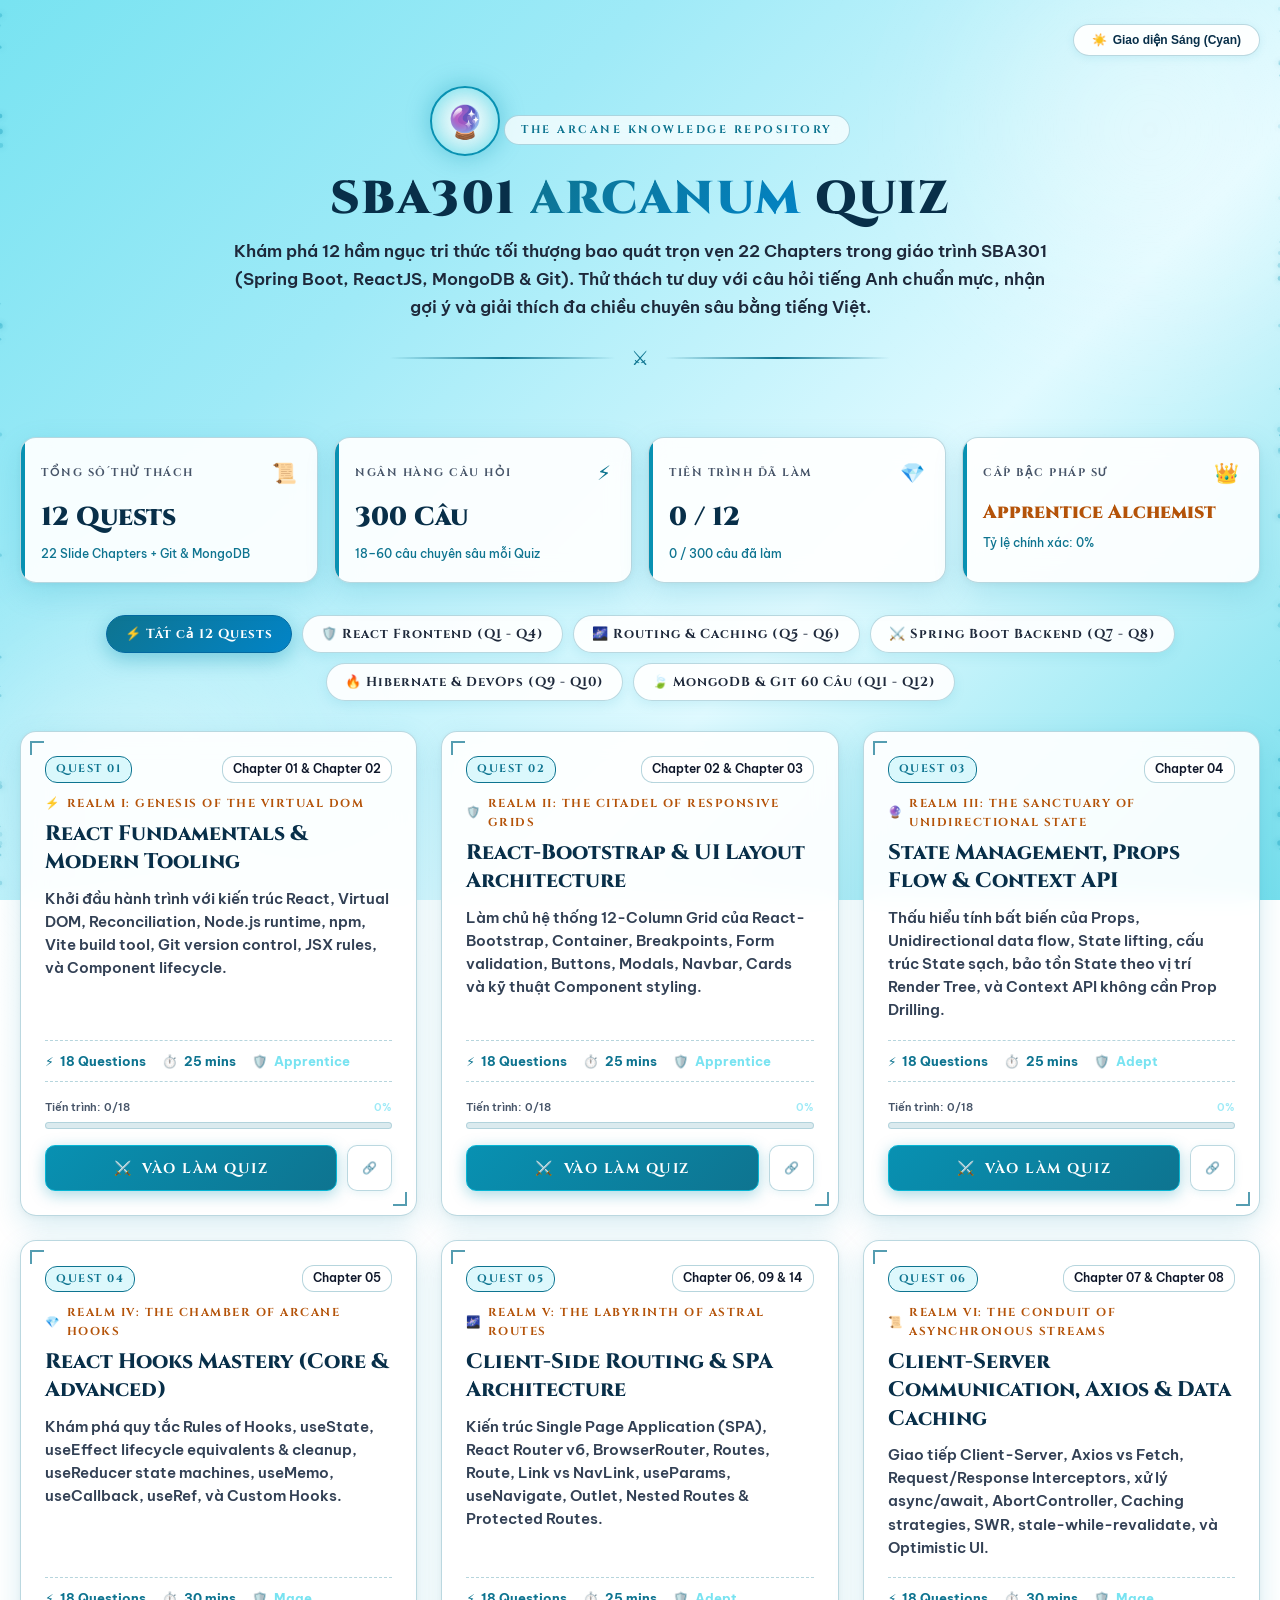
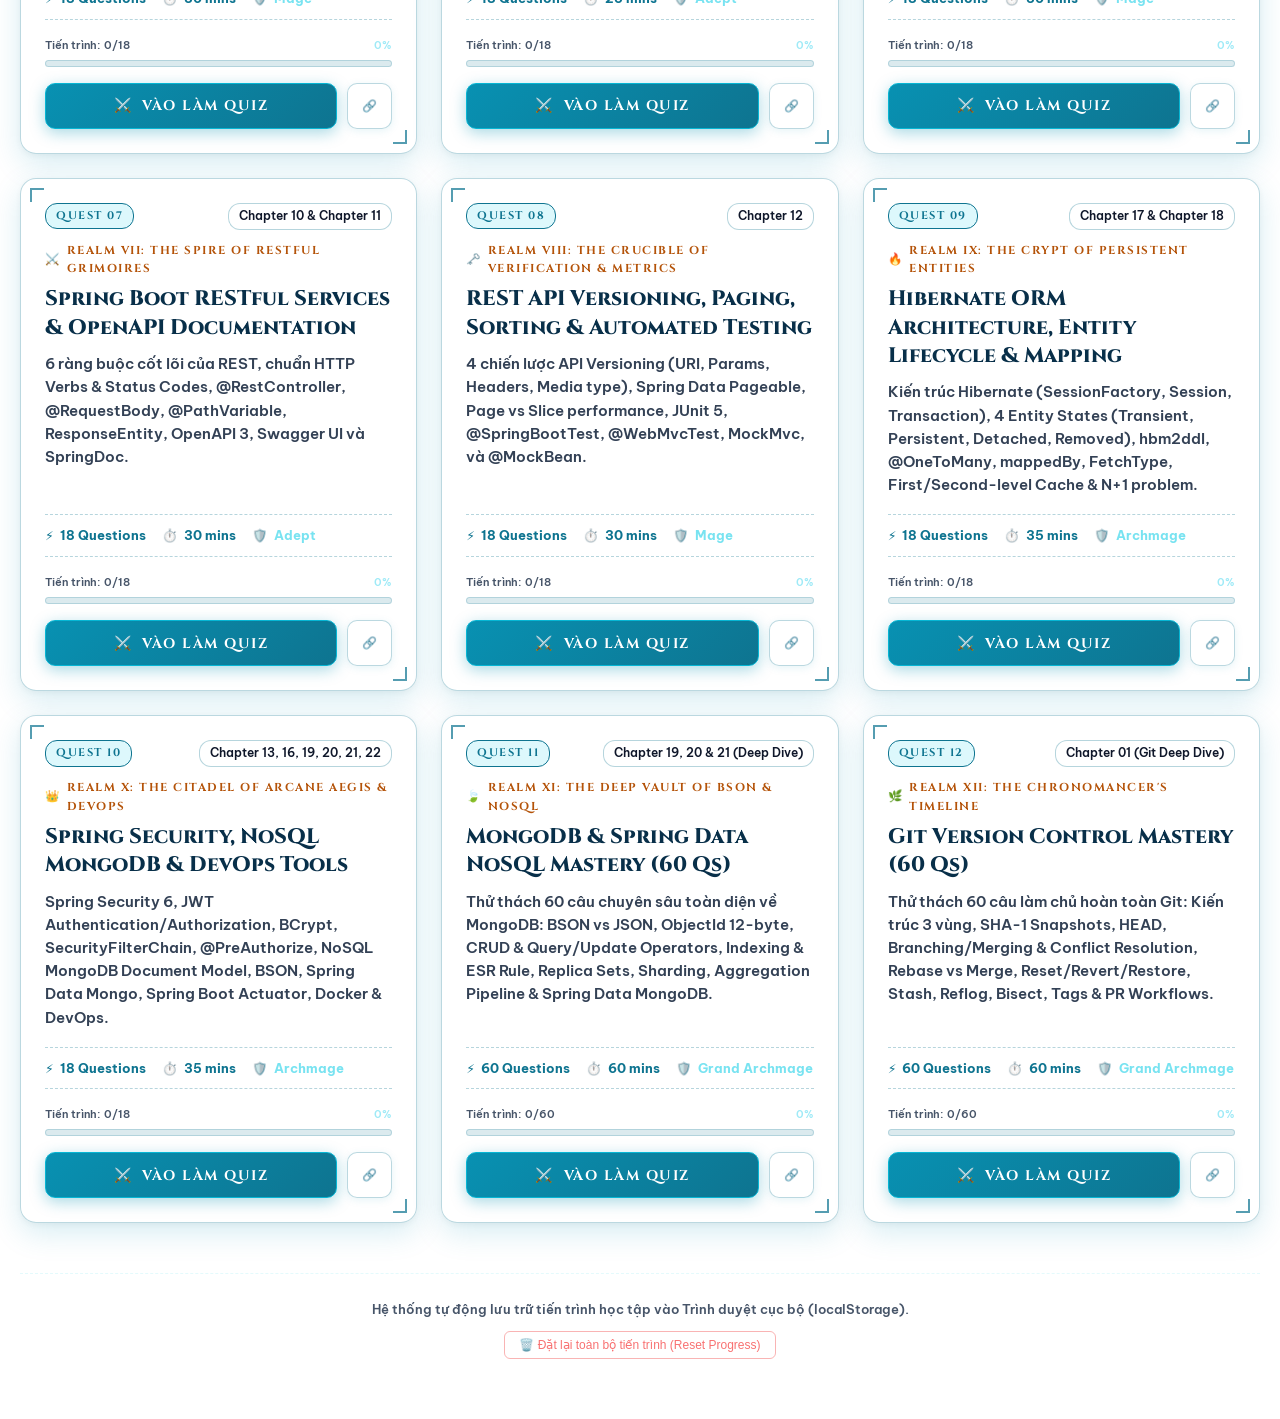
<file: index.html>
<!DOCTYPE html>
<html lang="vi">
<head>
  <meta charset="UTF-8">
  <meta name="viewport" content="width=device-width, initial-scale=1.0">
  <title>SBA301 - The Dark Fantasy Arcanum | 10 Master Quizzes</title>
  <link rel="stylesheet" href="css/dark_fantasy_theme.css">
</head>
<body>

  <!-- Ambient Background Particle Canvas -->
  <canvas id="particles-canvas"></canvas>
  <div class="abyss-ambient-glow glow-top-right"></div>
  <div class="abyss-ambient-glow glow-bottom-left"></div>

  <div class="app-container">

    <!-- PORTAL VIEW (Main Hub for selecting Quizzes) -->
    <div id="portal-view">
      <!-- Top Action Bar -->
      <div style="display: flex; justify-content: flex-end; align-items: center; gap: 12px; margin-bottom: 5px;">
        <button id="btn-portal-theme" class="btn-tool" style="border-radius: 20px; font-weight: 700; padding: 8px 18px; cursor: pointer;">
          <span id="theme-icon">☀️</span> <span id="theme-label">Giao diện Sáng (Cyan)</span>
        </button>
      </div>

      <header class="header-grimoire">
        <div class="grimoire-sigil">🔮</div>
        <div class="grimoire-badge">The Arcane Knowledge Repository</div>
        <h1 class="grimoire-title">SBA301 <span>ARCANUM</span> QUIZ</h1>
        <p class="grimoire-subtitle">
          Khám phá 12 hầm ngục tri thức tối thượng bao quát trọn vẹn 22 Chapters trong giáo trình SBA301 (Spring Boot, ReactJS, MongoDB & Git).
          Thử thách tư duy với câu hỏi tiếng Anh chuẩn mực, nhận gợi ý và giải thích đa chiều chuyên sâu bằng tiếng Việt.
        </p>

        <div class="runic-divider">
          <span class="runic-divider-icon">⚔️</span>
        </div>
      </header>

      <!-- Overall Performance HUD -->
      <section class="stats-hud">
        <div class="hud-card">
          <div class="hud-header">
            <span class="hud-label">Tổng số thử thách</span>
            <span class="hud-icon">📜</span>
          </div>
          <div class="hud-value" id="hud-total-quests">12 Quests</div>
          <div class="hud-sub">22 Slide Chapters + Git & MongoDB</div>
        </div>

        <div class="hud-card">
          <div class="hud-header">
            <span class="hud-label">Ngân hàng câu hỏi</span>
            <span class="hud-icon">⚡</span>
          </div>
          <div class="hud-value" id="hud-total-q">300 Câu</div>
          <div class="hud-sub">18–60 câu chuyên sâu mỗi Quiz</div>
        </div>

        <div class="hud-card">
          <div class="hud-header">
            <span class="hud-label">Tiến trình đã làm</span>
            <span class="hud-icon">💎</span>
          </div>
          <div class="hud-value" id="hud-completed-count">0 / 12</div>
          <div class="hud-sub" id="hud-answered-total">0 / 300 câu đã hoàn thành</div>
        </div>

        <div class="hud-card">
          <div class="hud-header">
            <span class="hud-label">Cấp bậc Pháp sư</span>
            <span class="hud-icon">👑</span>
          </div>
          <div class="hud-value" id="hud-rank-title" style="font-size: 19px; color: var(--gold-rune);">Apprentice</div>
          <div class="hud-sub" id="hud-avg-acc">Tỷ lệ chính xác: 0%</div>
        </div>
      </section>

      <!-- Category Filter Tabs -->
      <div class="portal-tabs">
        <button class="portal-tab-btn active" data-cat="all">⚡ Tất cả 12 Quests</button>
        <button class="portal-tab-btn" data-cat="react">🛡️ React Frontend (Q1 - Q4)</button>
        <button class="portal-tab-btn" data-cat="fullstack">🌌 Routing & Caching (Q5 - Q6)</button>
        <button class="portal-tab-btn" data-cat="backend">⚔️ Spring Boot Backend (Q7 - Q8)</button>
        <button class="portal-tab-btn" data-cat="persistence">🔥 Hibernate & DevOps (Q9 - Q10)</button>
        <button class="portal-tab-btn" data-cat="marathon">🍃 MongoDB & Git 60 Câu (Q11 - Q12)</button>
      </div>

      <!-- Quests Grid -->
      <main class="quests-grid" id="quests-container">
        <!-- Rendered dynamically by JavaScript -->
      </main>

      <!-- Footer Reset Bar -->
      <footer style="margin-top: 50px; text-align: center; font-size: 13px; color: var(--text-muted); border-top: 1px dashed rgba(120, 227, 241, 0.2); padding-top: 25px;">
        <p>Hệ thống tự động lưu trữ tiến trình học tập vào Trình duyệt cục bộ (localStorage).</p>
        <button id="btn-reset-all" style="margin-top: 10px; background: transparent; border: 1px solid rgba(239, 68, 68, 0.4); color: #f87171; padding: 6px 14px; border-radius: 6px; font-size: 12px; cursor: pointer;">
          🗑️ Đặt lại toàn bộ tiến trình (Reset Progress)
        </button>
      </footer>
    </div>

    <!-- ARENA VIEW (Full Quiz Runner Component) -->
    <div id="arena-view" class="arena-container">
      <!-- Injected dynamically by QuizEngine -->
    </div>

  </div>

  <!-- Scripts: Metadata, Datasets and Engine -->
  <script src="js/data/quizzes_meta.js"></script>
  <script src="js/data/quiz1_data.js"></script>
  <script src="js/data/quiz2_data.js"></script>
  <script src="js/data/quiz3_data.js"></script>
  <script src="js/data/quiz4_data.js"></script>
  <script src="js/data/quiz5_data.js"></script>
  <script src="js/data/quiz6_data.js"></script>
  <script src="js/data/quiz7_data.js"></script>
  <script src="js/data/quiz8_data.js"></script>
  <script src="js/data/quiz9_data.js"></script>
  <script src="js/data/quiz10_data.js"></script>
  <script src="js/data/quiz11_data.js"></script>
  <script src="js/data/quiz12_data.js"></script>
  <script src="js/quiz_engine.js"></script>

  <script>
    // Initialize Particles Background
    new ParticlesBackground('particles-canvas');

    // Quiz Data Registry Map
    const QUIZ_DATA_MAP = {
      1: QUIZ_1_DATA,
      2: QUIZ_2_DATA,
      3: QUIZ_3_DATA,
      4: QUIZ_4_DATA,
      5: QUIZ_5_DATA,
      6: QUIZ_6_DATA,
      7: QUIZ_7_DATA,
      8: QUIZ_8_DATA,
      9: QUIZ_9_DATA,
      10: QUIZ_10_DATA,
      11: QUIZ_11_DATA,
      12: QUIZ_12_DATA
    };

    let activeEngine = null;

    // Load and update Overall HUD
    function updatePortalHUD() {
      const progress = JSON.parse(localStorage.getItem('sba301_all_progress') || '{}');
      let completedQuizzes = 0;
      let totalAnswered = 0;
      let totalScore = 0;
      const totalQuests = QUIZZES_METADATA.length;
      const totalQuestionsAll = QUIZZES_METADATA.reduce((sum, m) => sum + m.questionCount, 0);

      QUIZZES_METADATA.forEach(meta => {
        if (progress[meta.id] && progress[meta.id].answeredTotal > 0) {
          totalAnswered += progress[meta.id].answeredTotal;
          totalScore += progress[meta.id].score;
          if (progress[meta.id].answeredTotal >= meta.questionCount) {
            completedQuizzes++;
          }
        }
      });

      document.getElementById('hud-total-quests').textContent = `${totalQuests} Quests`;
      document.getElementById('hud-total-q').textContent = `${totalQuestionsAll} Câu`;
      document.getElementById('hud-completed-count').textContent = `${completedQuizzes} / ${totalQuests}`;
      document.getElementById('hud-answered-total').textContent = `${totalAnswered} / ${totalQuestionsAll} câu đã làm`;

      let avgAcc = totalAnswered > 0 ? Math.round((totalScore / totalAnswered) * 100) : 0;
      document.getElementById('hud-avg-acc').textContent = `Tỷ lệ chính xác: ${avgAcc}%`;

      let rankTitle = 'Apprentice Alchemist';
      if (completedQuizzes >= 9 && avgAcc >= 90) rankTitle = '👑 Grand Archmage';
      else if (completedQuizzes >= 6 && avgAcc >= 75) rankTitle = '⚔️ Master Sorcerer';
      else if (completedQuizzes >= 3 && avgAcc >= 60) rankTitle = '💎 Adept Mage';
      else if (completedQuizzes >= 1) rankTitle = '🔮 Arcane Scholar';
      document.getElementById('hud-rank-title').textContent = rankTitle;
    }

    // Render Quest Cards Grid
    function renderQuestCards(filterCat = 'all') {
      const container = document.getElementById('quests-container');
      const progress = JSON.parse(localStorage.getItem('sba301_all_progress') || '{}');

      const filtered = filterCat === 'all' 
        ? QUIZZES_METADATA 
        : QUIZZES_METADATA.filter(q => q.category === filterCat);

      container.innerHTML = filtered.map(meta => {
        const p = progress[meta.id] || { score: 0, answeredTotal: 0, percentage: 0 };
        const percent = p.percentage || 0;
        const isDone = p.answeredTotal >= meta.questionCount;

        return `
          <div class="quest-card" data-quiz-id="${meta.id}">
            <div class="quest-badge-row">
              <span class="quest-num-pill">QUEST ${meta.id < 10 ? '0' + meta.id : meta.id}</span>
              <span class="quest-chapters-badge">${meta.chapters}</span>
            </div>

            <div class="quest-realm">
              <span>${meta.icon}</span> ${meta.realm}
            </div>

            <h3 class="quest-title">${meta.title}</h3>
            <p class="quest-desc">${meta.description}</p>

            <div class="quest-meta-bar">
              <div class="quest-meta-item">
                <span>⚡</span> ${meta.questionCount} Questions
              </div>
              <div class="quest-meta-item">
                <span>⏱️</span> ${meta.duration}
              </div>
              <div class="quest-meta-item" style="color: var(--cyan-primary);">
                <span>🛡️</span> ${meta.difficulty}
              </div>
            </div>

            <div class="quest-progress-box">
              <div class="progress-label-row">
                <span>Tiến trình: ${p.answeredTotal}/${meta.questionCount}</span>
                <span style="color: ${isDone ? 'var(--success-emerald)' : 'var(--cyan-glow)'}; font-weight: 600;">
                  ${isDone ? '✓ Hoàn thành (' + p.score + '/' + meta.questionCount + ' - ' + percent + '%)' : percent + '%'}
                </span>
              </div>
              <div class="progress-track">
                <div class="progress-fill" style="width: ${percent}%;"></div>
              </div>
            </div>

            <div style="display: flex; gap: 10px;">
              <button class="btn-enter-quest btn-launch-arena" data-id="${meta.id}">
                <span>⚔️</span> ${isDone ? 'Luyện tập lại' : 'Vào Làm Quiz'}
              </button>
              <a href="${meta.file}" class="btn-tool" style="text-decoration: none; padding: 12px 14px; border-radius: var(--radius-md);" title="Mở trang độc lập">
                🔗
              </a>
            </div>
          </div>
        `;
      }).join('');

      // Attach Launch Arena Handlers
      container.querySelectorAll('.btn-launch-arena').forEach(btn => {
        btn.onclick = () => {
          const quizId = parseInt(btn.getAttribute('data-id'), 10);
          launchArena(quizId);
        };
      });
    }

    // Launch Arena View
    function launchArena(quizId) {
      const meta = QUIZZES_METADATA.find(q => q.id === quizId);
      const questions = QUIZ_DATA_MAP[quizId];
      if (!meta || !questions) return;

      document.getElementById('portal-view').style.display = 'none';
      const arenaNode = document.getElementById('arena-view');
      arenaNode.classList.add('active');
      window.scrollTo({ top: 0, behavior: 'smooth' });

      activeEngine = new QuizEngine({
        quizMeta: meta,
        questions: questions,
        container: arenaNode,
        onExit: () => {
          arenaNode.classList.remove('active');
          document.getElementById('portal-view').style.display = 'block';
          updatePortalHUD();
          renderQuestCards();
          window.scrollTo({ top: 0, behavior: 'smooth' });
        }
      });
    }

    // Filter Tabs
    document.querySelectorAll('.portal-tab-btn').forEach(btn => {
      btn.onclick = () => {
        document.querySelectorAll('.portal-tab-btn').forEach(b => b.classList.remove('active'));
        btn.classList.add('active');
        const cat = btn.getAttribute('data-cat');
        renderQuestCards(cat);
      };
    });

    // Reset Progress
    document.getElementById('btn-reset-all').onclick = () => {
      if (confirm('Bạn có chắc muốn đặt lại toàn bộ điểm số và tiến trình của tất cả 10 bài Quiz?')) {
        localStorage.removeItem('sba301_all_progress');
        updatePortalHUD();
        renderQuestCards();
      }
    };

    // Theme Management (Defaults to 'luminous' bright cyan!)
    const savedTheme = localStorage.getItem('sba301_theme') || 'luminous';
    document.body.setAttribute('data-theme', savedTheme);
    function syncPortalThemeUI(t) {
      const isLuminous = t !== 'abyss';
      const icon = document.getElementById('theme-icon');
      const label = document.getElementById('theme-label');
      if (icon && label) {
        icon.textContent = isLuminous ? '☀️' : '🌙';
        label.textContent = isLuminous ? 'Giao diện Sáng (Cyan)' : 'Giao diện Tối (Abyss)';
      }
    }
    syncPortalThemeUI(savedTheme);

    const portalThemeBtn = document.getElementById('btn-portal-theme');
    if (portalThemeBtn) {
      portalThemeBtn.onclick = () => {
        const current = document.body.getAttribute('data-theme') || 'luminous';
        const next = current === 'abyss' ? 'luminous' : 'abyss';
        document.body.setAttribute('data-theme', next);
        localStorage.setItem('sba301_theme', next);
        syncPortalThemeUI(next);
      };
    }

    // Initial load
    updatePortalHUD();
    renderQuestCards();
  </script>
</body>
</html>
</file>
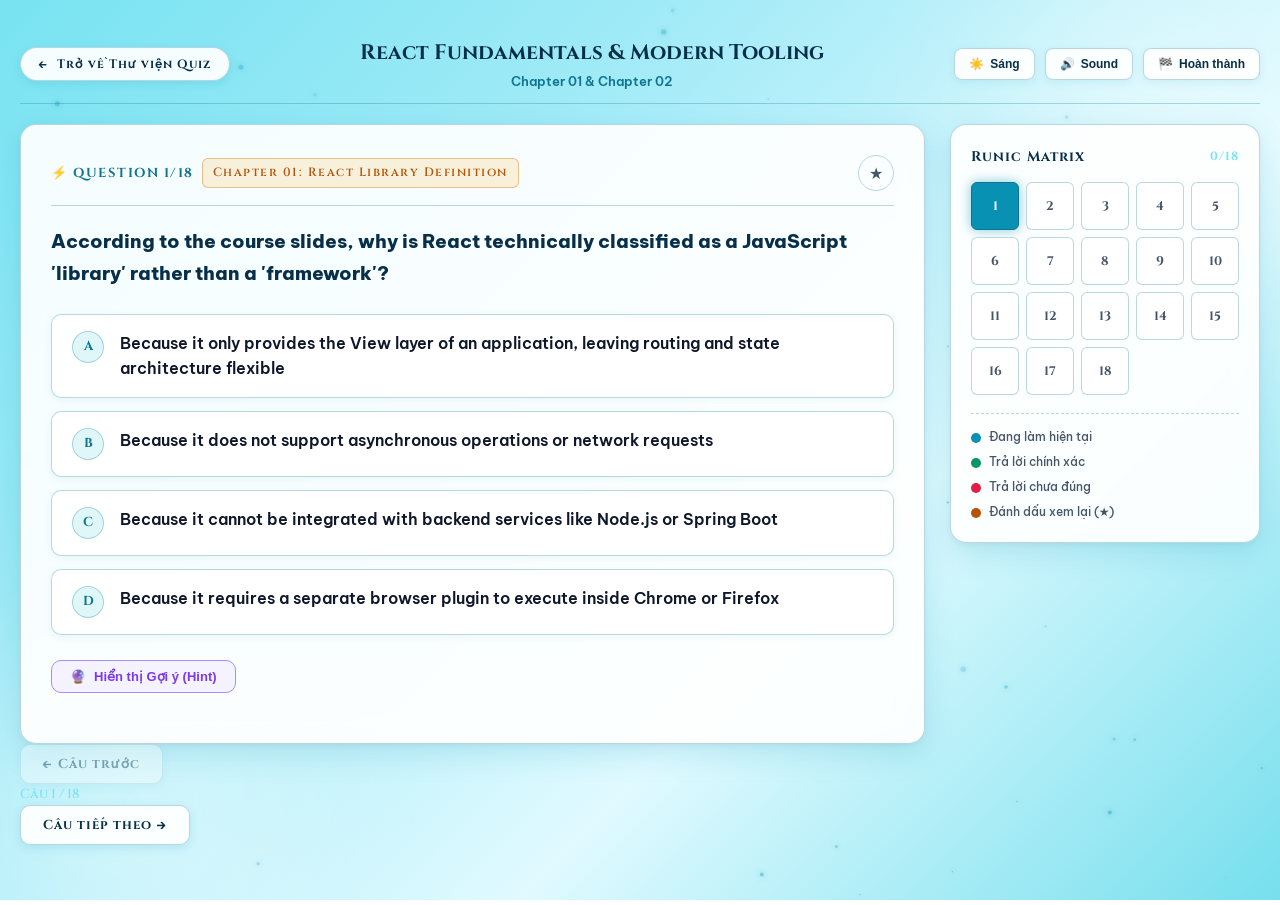
<file: quiz_1.html>
<!DOCTYPE html>
<html lang="vi">
<head>
  <meta charset="UTF-8">
  <meta name="viewport" content="width=device-width, initial-scale=1.0">
  <title>Quiz 1: React Fundamentals & Modern Tooling | SBA301 Arcanum</title>
  <link rel="stylesheet" href="css/dark_fantasy_theme.css">
</head>
<body>

  <!-- Ambient Particles Background -->
  <canvas id="particles-canvas"></canvas>
  <div class="abyss-ambient-glow glow-top-right"></div>
  <div class="abyss-ambient-glow glow-bottom-left"></div>

  <div class="app-container">
    <div id="arena-standalone" class="arena-container active">
      <!-- Injected by QuizEngine -->
    </div>
  </div>

  <!-- Scripts -->
  <script src="js/data/quizzes_meta.js"></script>
  <script src="js/data/quiz1_data.js"></script>
  <script src="js/quiz_engine.js"></script>
  <script>
    const savedTheme = localStorage.getItem('sba301_theme') || 'luminous';
    document.body.setAttribute('data-theme', savedTheme);

    new ParticlesBackground('particles-canvas');

    const meta = QUIZZES_METADATA.find(q => q.id === 1);
    const questions = QUIZ_1_DATA;

    const engine = new QuizEngine({
      quizMeta: meta,
      questions: questions,
      container: document.getElementById('arena-standalone'),
      onExit: () => {
        window.location.href = 'index.html';
      }
    });
  </script>
</body>
</html>
</file>
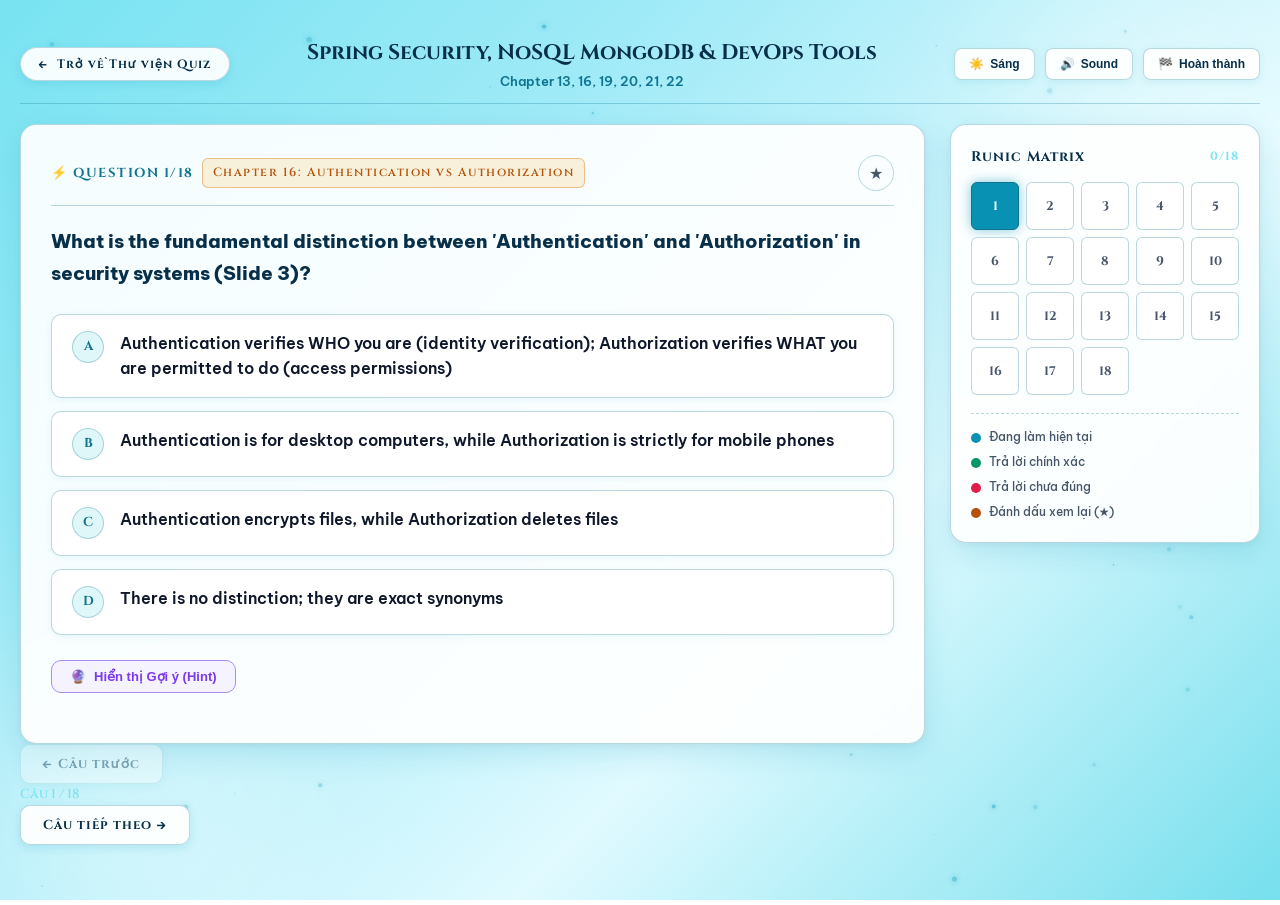
<file: quiz_10.html>
<!DOCTYPE html>
<html lang="vi">
<head>
  <meta charset="UTF-8">
  <meta name="viewport" content="width=device-width, initial-scale=1.0">
  <title>Quiz 10: Spring Security, NoSQL MongoDB & DevOps Tools | SBA301 Arcanum</title>
  <link rel="stylesheet" href="css/dark_fantasy_theme.css">
</head>
<body>

  <!-- Ambient Particles Background -->
  <canvas id="particles-canvas"></canvas>
  <div class="abyss-ambient-glow glow-top-right"></div>
  <div class="abyss-ambient-glow glow-bottom-left"></div>

  <div class="app-container">
    <div id="arena-standalone" class="arena-container active">
      <!-- Injected by QuizEngine -->
    </div>
  </div>

  <!-- Scripts -->
  <script src="js/data/quizzes_meta.js"></script>
  <script src="js/data/quiz10_data.js"></script>
  <script src="js/quiz_engine.js"></script>
  <script>
    const savedTheme = localStorage.getItem('sba301_theme') || 'luminous';
    document.body.setAttribute('data-theme', savedTheme);

    new ParticlesBackground('particles-canvas');

    const meta = QUIZZES_METADATA.find(q => q.id === 10);
    const questions = QUIZ_10_DATA;

    const engine = new QuizEngine({
      quizMeta: meta,
      questions: questions,
      container: document.getElementById('arena-standalone'),
      onExit: () => {
        window.location.href = 'index.html';
      }
    });
  </script>
</body>
</html>
</file>
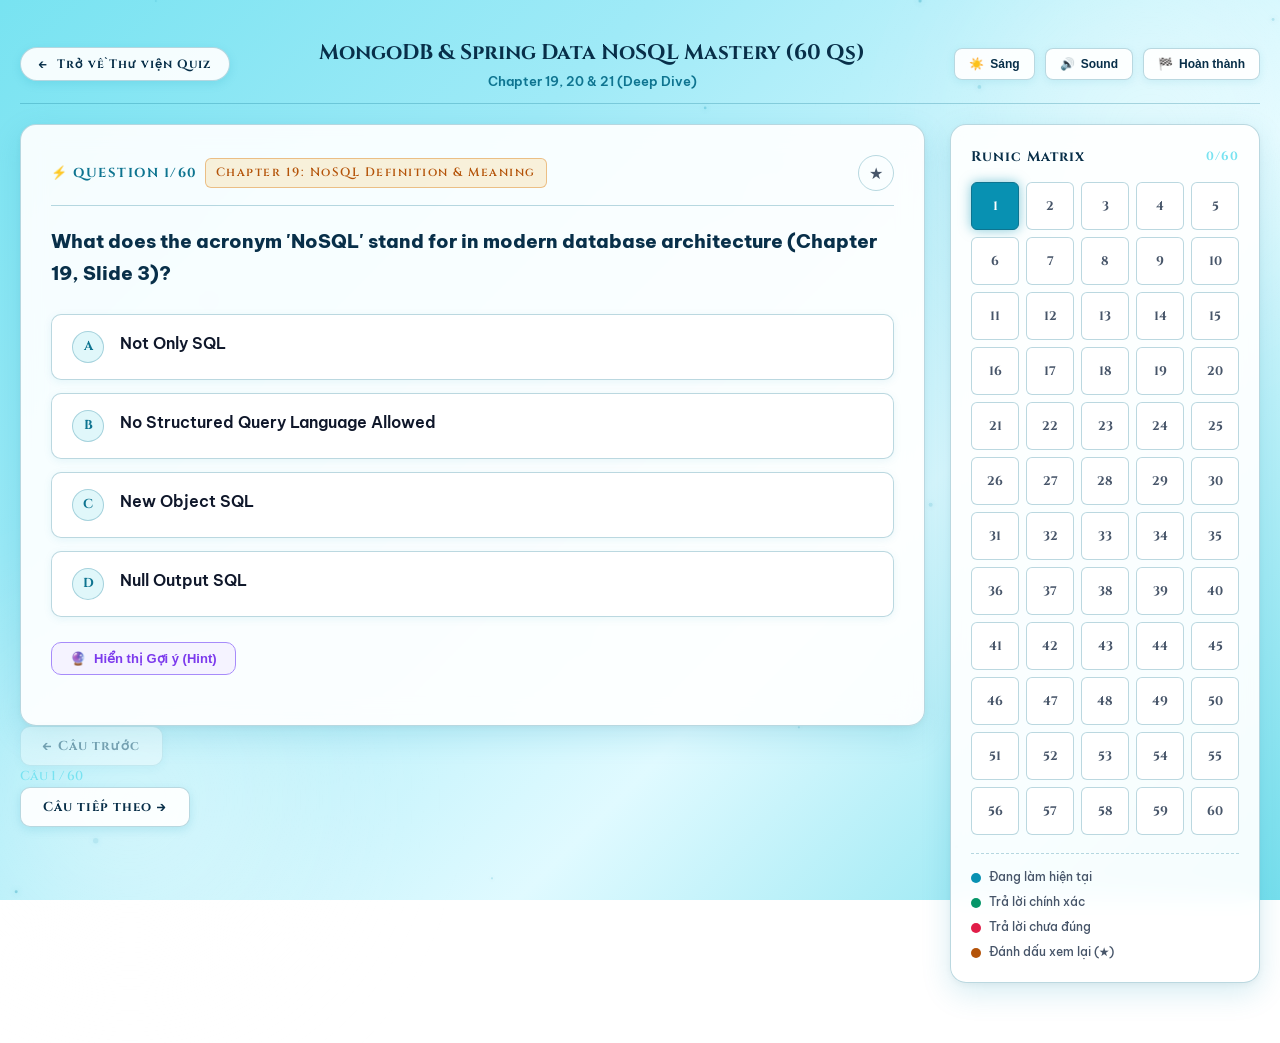
<file: quiz_11.html>
<!DOCTYPE html>
<html lang="vi">
<head>
  <meta charset="UTF-8">
  <meta name="viewport" content="width=device-width, initial-scale=1.0">
  <title>Quiz 11: MongoDB & Spring Data NoSQL Mastery (60 Qs) | SBA301 Arcanum</title>
  <link rel="stylesheet" href="css/dark_fantasy_theme.css">
</head>
<body>

  <!-- Ambient Particles Background -->
  <canvas id="particles-canvas"></canvas>
  <div class="abyss-ambient-glow glow-top-right"></div>
  <div class="abyss-ambient-glow glow-bottom-left"></div>

  <div class="app-container">
    <div id="arena-standalone" class="arena-container active">
      <!-- Injected by QuizEngine -->
    </div>
  </div>

  <!-- Scripts -->
  <script src="js/data/quizzes_meta.js"></script>
  <script src="js/data/quiz11_data.js"></script>
  <script src="js/quiz_engine.js"></script>
  <script>
    const savedTheme = localStorage.getItem('sba301_theme') || 'luminous';
    document.body.setAttribute('data-theme', savedTheme);

    new ParticlesBackground('particles-canvas');

    const meta = QUIZZES_METADATA.find(q => q.id === 11);
    const questions = QUIZ_11_DATA;

    const engine = new QuizEngine({
      quizMeta: meta,
      questions: questions,
      container: document.getElementById('arena-standalone'),
      onExit: () => {
        window.location.href = 'index.html';
      }
    });
  </script>
</body>
</html>
</file>
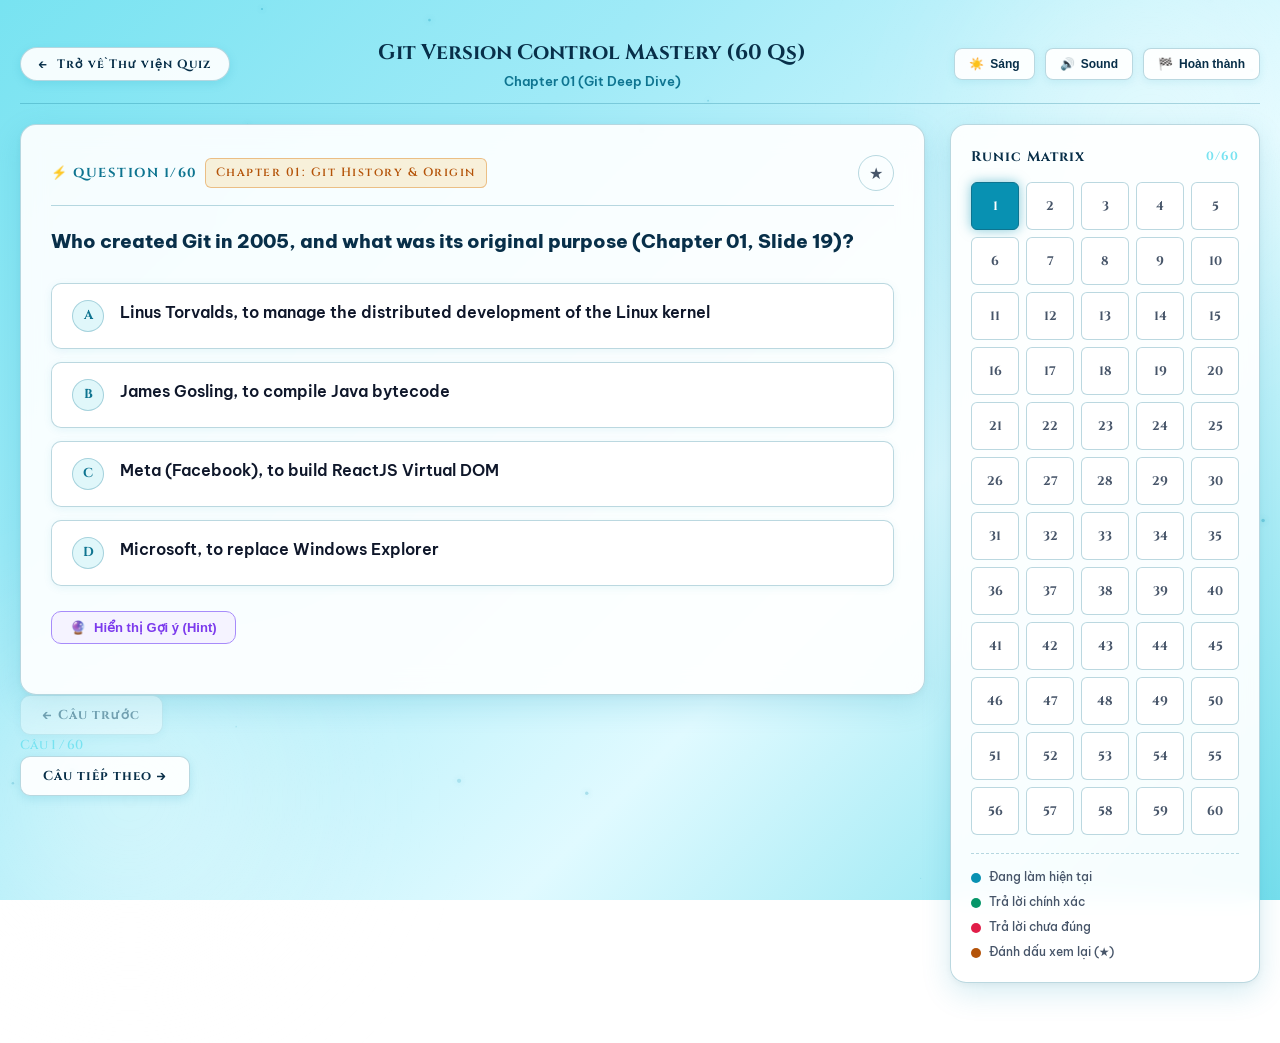
<file: quiz_12.html>
<!DOCTYPE html>
<html lang="vi">
<head>
  <meta charset="UTF-8">
  <meta name="viewport" content="width=device-width, initial-scale=1.0">
  <title>Quiz 12: Git Version Control Mastery (60 Qs) | SBA301 Arcanum</title>
  <link rel="stylesheet" href="css/dark_fantasy_theme.css">
</head>
<body>

  <!-- Ambient Particles Background -->
  <canvas id="particles-canvas"></canvas>
  <div class="abyss-ambient-glow glow-top-right"></div>
  <div class="abyss-ambient-glow glow-bottom-left"></div>

  <div class="app-container">
    <div id="arena-standalone" class="arena-container active">
      <!-- Injected by QuizEngine -->
    </div>
  </div>

  <!-- Scripts -->
  <script src="js/data/quizzes_meta.js"></script>
  <script src="js/data/quiz12_data.js"></script>
  <script src="js/quiz_engine.js"></script>
  <script>
    const savedTheme = localStorage.getItem('sba301_theme') || 'luminous';
    document.body.setAttribute('data-theme', savedTheme);

    new ParticlesBackground('particles-canvas');

    const meta = QUIZZES_METADATA.find(q => q.id === 12);
    const questions = QUIZ_12_DATA;

    const engine = new QuizEngine({
      quizMeta: meta,
      questions: questions,
      container: document.getElementById('arena-standalone'),
      onExit: () => {
        window.location.href = 'index.html';
      }
    });
  </script>
</body>
</html>
</file>
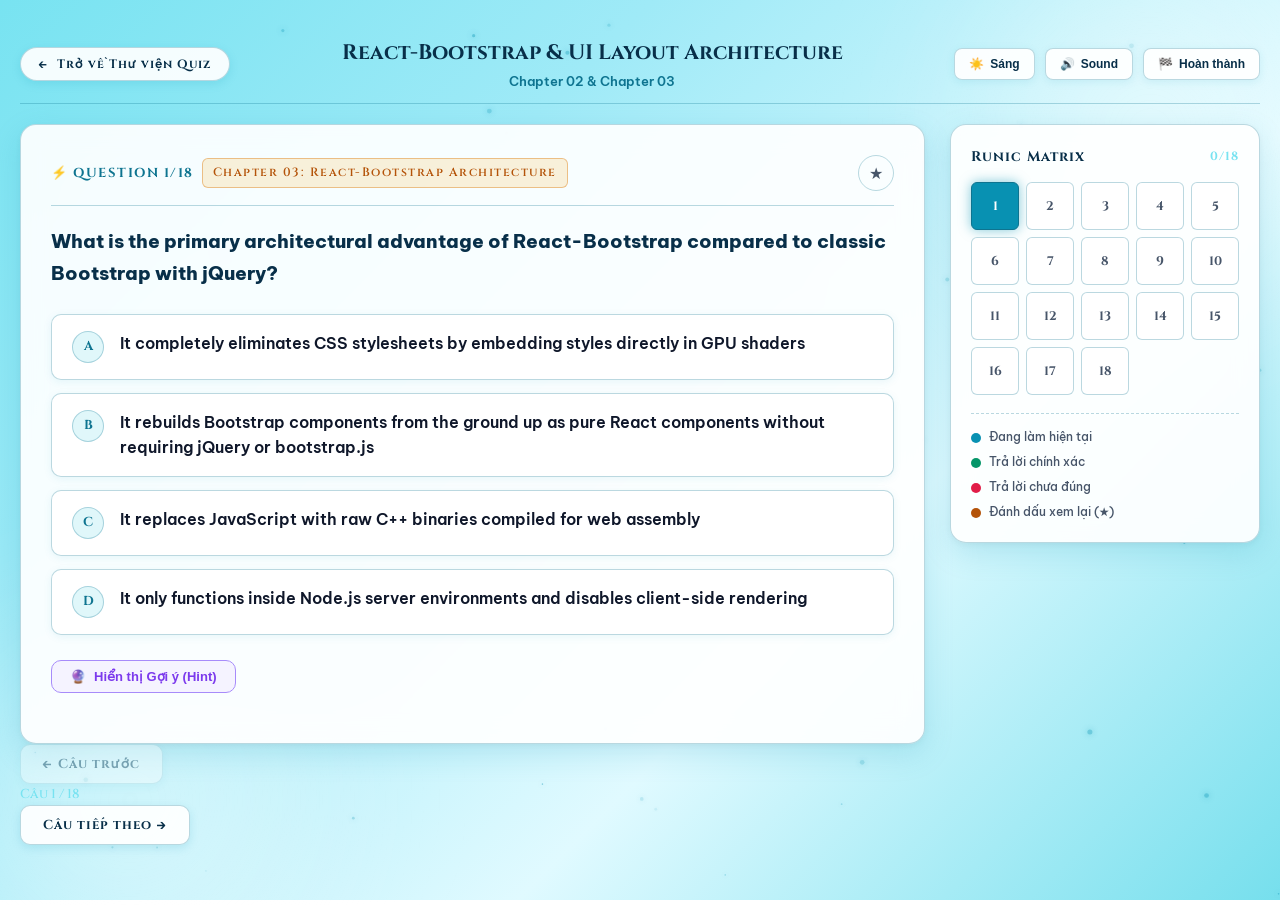
<file: quiz_2.html>
<!DOCTYPE html>
<html lang="vi">
<head>
  <meta charset="UTF-8">
  <meta name="viewport" content="width=device-width, initial-scale=1.0">
  <title>Quiz 2: React-Bootstrap & UI Layout Architecture | SBA301 Arcanum</title>
  <link rel="stylesheet" href="css/dark_fantasy_theme.css">
</head>
<body>

  <!-- Ambient Particles Background -->
  <canvas id="particles-canvas"></canvas>
  <div class="abyss-ambient-glow glow-top-right"></div>
  <div class="abyss-ambient-glow glow-bottom-left"></div>

  <div class="app-container">
    <div id="arena-standalone" class="arena-container active">
      <!-- Injected by QuizEngine -->
    </div>
  </div>

  <!-- Scripts -->
  <script src="js/data/quizzes_meta.js"></script>
  <script src="js/data/quiz2_data.js"></script>
  <script src="js/quiz_engine.js"></script>
  <script>
    const savedTheme = localStorage.getItem('sba301_theme') || 'luminous';
    document.body.setAttribute('data-theme', savedTheme);

    new ParticlesBackground('particles-canvas');

    const meta = QUIZZES_METADATA.find(q => q.id === 2);
    const questions = QUIZ_2_DATA;

    const engine = new QuizEngine({
      quizMeta: meta,
      questions: questions,
      container: document.getElementById('arena-standalone'),
      onExit: () => {
        window.location.href = 'index.html';
      }
    });
  </script>
</body>
</html>
</file>
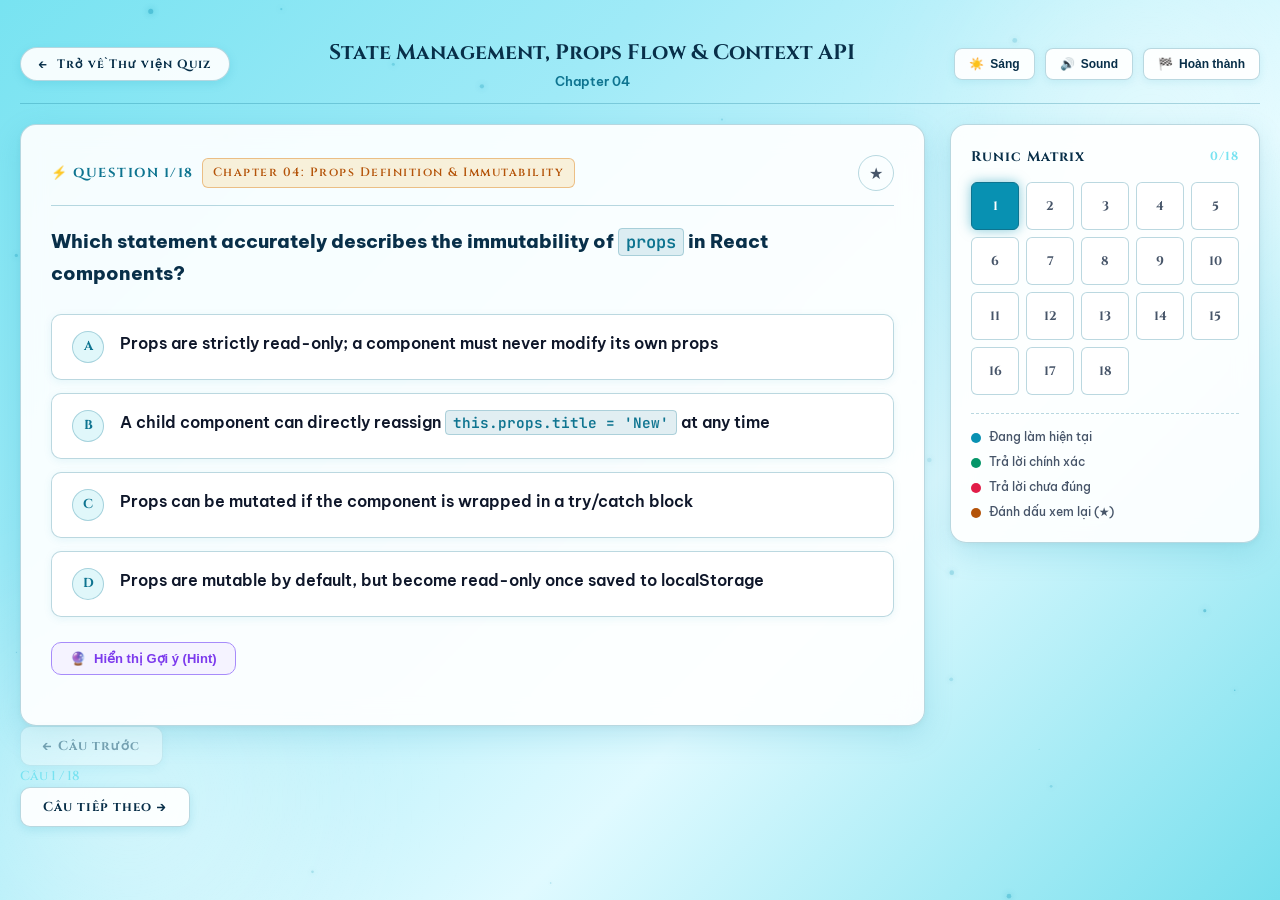
<file: quiz_3.html>
<!DOCTYPE html>
<html lang="vi">
<head>
  <meta charset="UTF-8">
  <meta name="viewport" content="width=device-width, initial-scale=1.0">
  <title>Quiz 3: State Management, Props Flow & Context API | SBA301 Arcanum</title>
  <link rel="stylesheet" href="css/dark_fantasy_theme.css">
</head>
<body>

  <!-- Ambient Particles Background -->
  <canvas id="particles-canvas"></canvas>
  <div class="abyss-ambient-glow glow-top-right"></div>
  <div class="abyss-ambient-glow glow-bottom-left"></div>

  <div class="app-container">
    <div id="arena-standalone" class="arena-container active">
      <!-- Injected by QuizEngine -->
    </div>
  </div>

  <!-- Scripts -->
  <script src="js/data/quizzes_meta.js"></script>
  <script src="js/data/quiz3_data.js"></script>
  <script src="js/quiz_engine.js"></script>
  <script>
    const savedTheme = localStorage.getItem('sba301_theme') || 'luminous';
    document.body.setAttribute('data-theme', savedTheme);

    new ParticlesBackground('particles-canvas');

    const meta = QUIZZES_METADATA.find(q => q.id === 3);
    const questions = QUIZ_3_DATA;

    const engine = new QuizEngine({
      quizMeta: meta,
      questions: questions,
      container: document.getElementById('arena-standalone'),
      onExit: () => {
        window.location.href = 'index.html';
      }
    });
  </script>
</body>
</html>
</file>
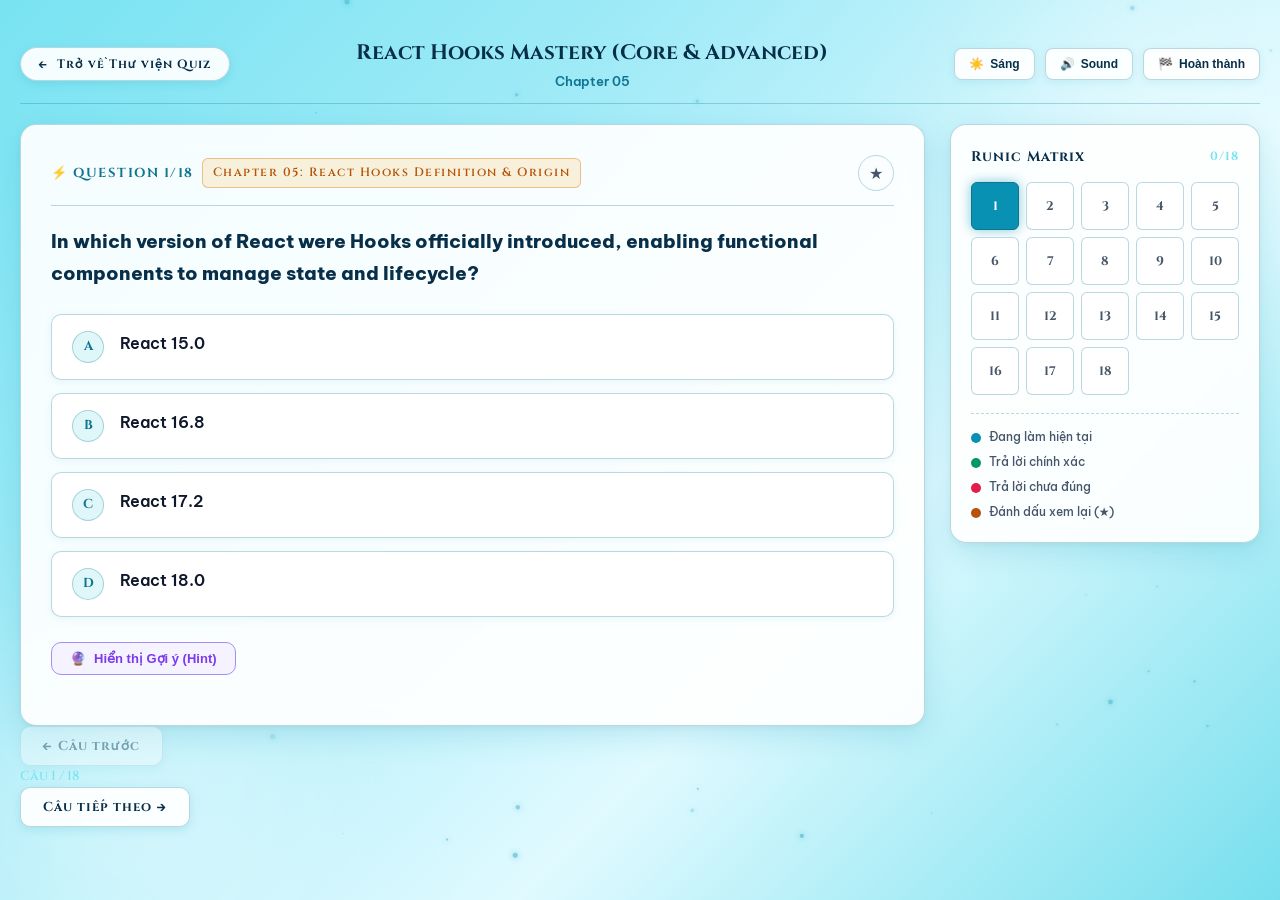
<file: quiz_4.html>
<!DOCTYPE html>
<html lang="vi">
<head>
  <meta charset="UTF-8">
  <meta name="viewport" content="width=device-width, initial-scale=1.0">
  <title>Quiz 4: React Hooks Mastery (Core & Advanced) | SBA301 Arcanum</title>
  <link rel="stylesheet" href="css/dark_fantasy_theme.css">
</head>
<body>

  <!-- Ambient Particles Background -->
  <canvas id="particles-canvas"></canvas>
  <div class="abyss-ambient-glow glow-top-right"></div>
  <div class="abyss-ambient-glow glow-bottom-left"></div>

  <div class="app-container">
    <div id="arena-standalone" class="arena-container active">
      <!-- Injected by QuizEngine -->
    </div>
  </div>

  <!-- Scripts -->
  <script src="js/data/quizzes_meta.js"></script>
  <script src="js/data/quiz4_data.js"></script>
  <script src="js/quiz_engine.js"></script>
  <script>
    const savedTheme = localStorage.getItem('sba301_theme') || 'luminous';
    document.body.setAttribute('data-theme', savedTheme);

    new ParticlesBackground('particles-canvas');

    const meta = QUIZZES_METADATA.find(q => q.id === 4);
    const questions = QUIZ_4_DATA;

    const engine = new QuizEngine({
      quizMeta: meta,
      questions: questions,
      container: document.getElementById('arena-standalone'),
      onExit: () => {
        window.location.href = 'index.html';
      }
    });
  </script>
</body>
</html>
</file>
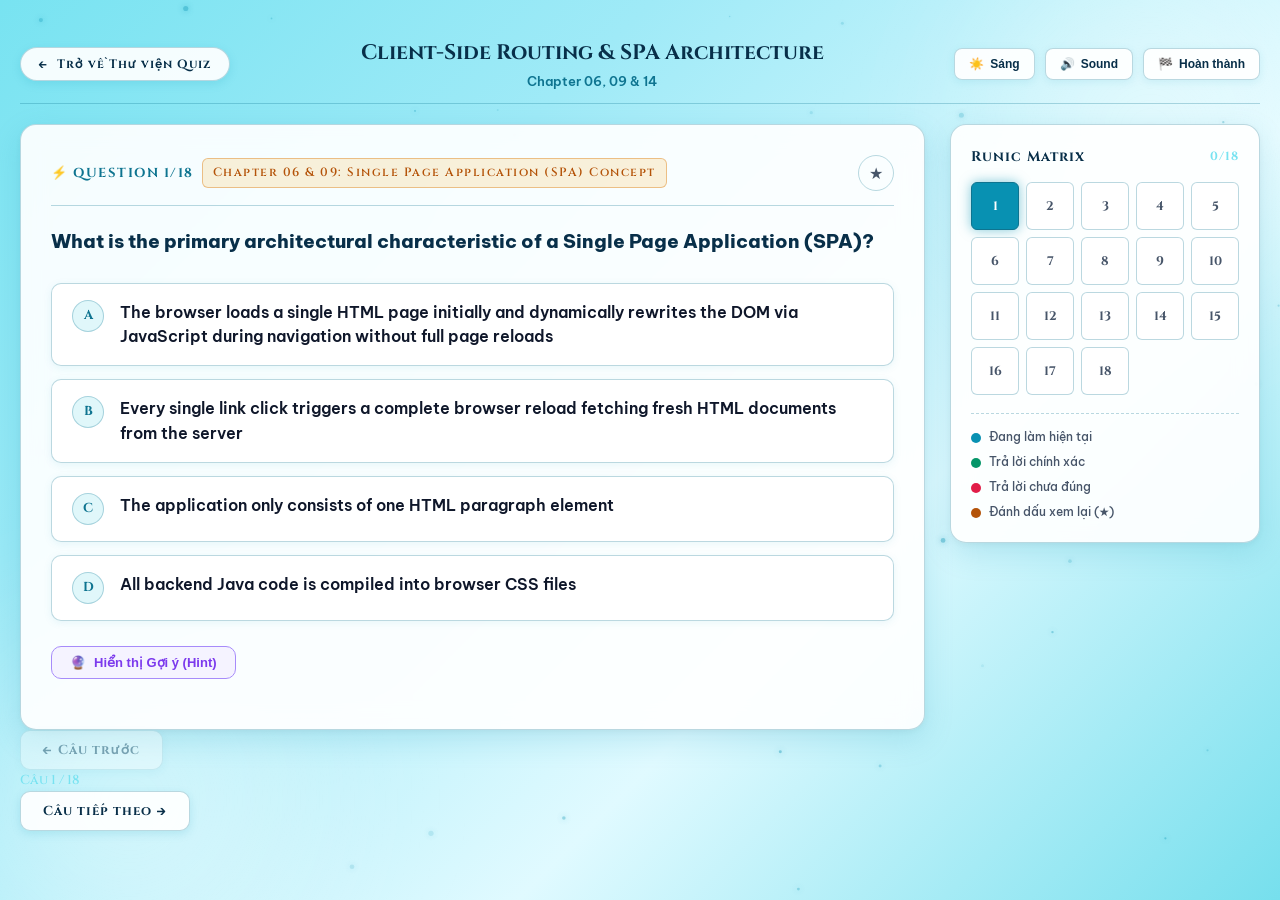
<file: quiz_5.html>
<!DOCTYPE html>
<html lang="vi">
<head>
  <meta charset="UTF-8">
  <meta name="viewport" content="width=device-width, initial-scale=1.0">
  <title>Quiz 5: Client-Side Routing & SPA Architecture | SBA301 Arcanum</title>
  <link rel="stylesheet" href="css/dark_fantasy_theme.css">
</head>
<body>

  <!-- Ambient Particles Background -->
  <canvas id="particles-canvas"></canvas>
  <div class="abyss-ambient-glow glow-top-right"></div>
  <div class="abyss-ambient-glow glow-bottom-left"></div>

  <div class="app-container">
    <div id="arena-standalone" class="arena-container active">
      <!-- Injected by QuizEngine -->
    </div>
  </div>

  <!-- Scripts -->
  <script src="js/data/quizzes_meta.js"></script>
  <script src="js/data/quiz5_data.js"></script>
  <script src="js/quiz_engine.js"></script>
  <script>
    const savedTheme = localStorage.getItem('sba301_theme') || 'luminous';
    document.body.setAttribute('data-theme', savedTheme);

    new ParticlesBackground('particles-canvas');

    const meta = QUIZZES_METADATA.find(q => q.id === 5);
    const questions = QUIZ_5_DATA;

    const engine = new QuizEngine({
      quizMeta: meta,
      questions: questions,
      container: document.getElementById('arena-standalone'),
      onExit: () => {
        window.location.href = 'index.html';
      }
    });
  </script>
</body>
</html>
</file>
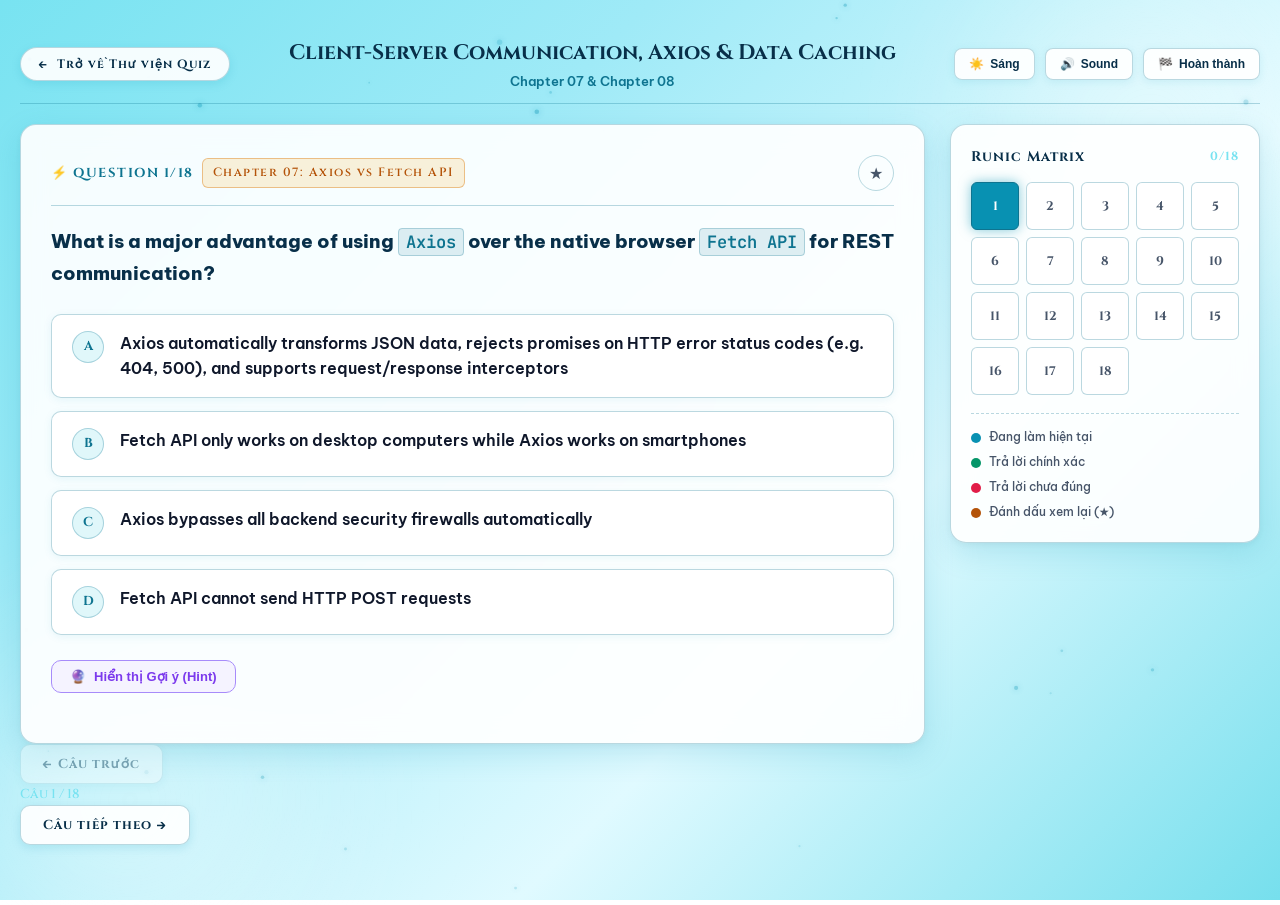
<file: quiz_6.html>
<!DOCTYPE html>
<html lang="vi">
<head>
  <meta charset="UTF-8">
  <meta name="viewport" content="width=device-width, initial-scale=1.0">
  <title>Quiz 6: Client-Server Communication, Axios & Data Caching | SBA301 Arcanum</title>
  <link rel="stylesheet" href="css/dark_fantasy_theme.css">
</head>
<body>

  <!-- Ambient Particles Background -->
  <canvas id="particles-canvas"></canvas>
  <div class="abyss-ambient-glow glow-top-right"></div>
  <div class="abyss-ambient-glow glow-bottom-left"></div>

  <div class="app-container">
    <div id="arena-standalone" class="arena-container active">
      <!-- Injected by QuizEngine -->
    </div>
  </div>

  <!-- Scripts -->
  <script src="js/data/quizzes_meta.js"></script>
  <script src="js/data/quiz6_data.js"></script>
  <script src="js/quiz_engine.js"></script>
  <script>
    const savedTheme = localStorage.getItem('sba301_theme') || 'luminous';
    document.body.setAttribute('data-theme', savedTheme);

    new ParticlesBackground('particles-canvas');

    const meta = QUIZZES_METADATA.find(q => q.id === 6);
    const questions = QUIZ_6_DATA;

    const engine = new QuizEngine({
      quizMeta: meta,
      questions: questions,
      container: document.getElementById('arena-standalone'),
      onExit: () => {
        window.location.href = 'index.html';
      }
    });
  </script>
</body>
</html>
</file>
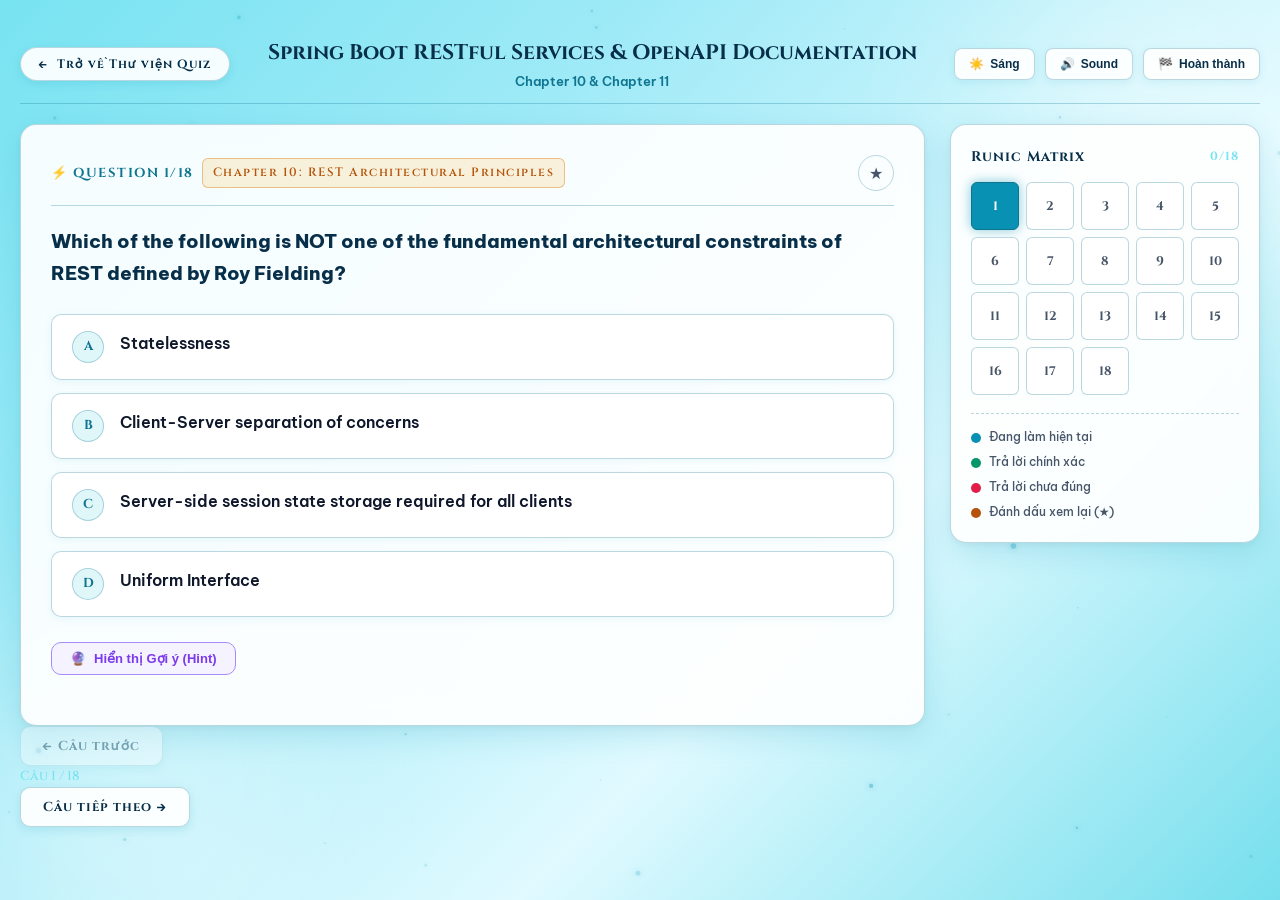
<file: quiz_7.html>
<!DOCTYPE html>
<html lang="vi">
<head>
  <meta charset="UTF-8">
  <meta name="viewport" content="width=device-width, initial-scale=1.0">
  <title>Quiz 7: Spring Boot RESTful Services & OpenAPI Documentation | SBA301 Arcanum</title>
  <link rel="stylesheet" href="css/dark_fantasy_theme.css">
</head>
<body>

  <!-- Ambient Particles Background -->
  <canvas id="particles-canvas"></canvas>
  <div class="abyss-ambient-glow glow-top-right"></div>
  <div class="abyss-ambient-glow glow-bottom-left"></div>

  <div class="app-container">
    <div id="arena-standalone" class="arena-container active">
      <!-- Injected by QuizEngine -->
    </div>
  </div>

  <!-- Scripts -->
  <script src="js/data/quizzes_meta.js"></script>
  <script src="js/data/quiz7_data.js"></script>
  <script src="js/quiz_engine.js"></script>
  <script>
    const savedTheme = localStorage.getItem('sba301_theme') || 'luminous';
    document.body.setAttribute('data-theme', savedTheme);

    new ParticlesBackground('particles-canvas');

    const meta = QUIZZES_METADATA.find(q => q.id === 7);
    const questions = QUIZ_7_DATA;

    const engine = new QuizEngine({
      quizMeta: meta,
      questions: questions,
      container: document.getElementById('arena-standalone'),
      onExit: () => {
        window.location.href = 'index.html';
      }
    });
  </script>
</body>
</html>
</file>
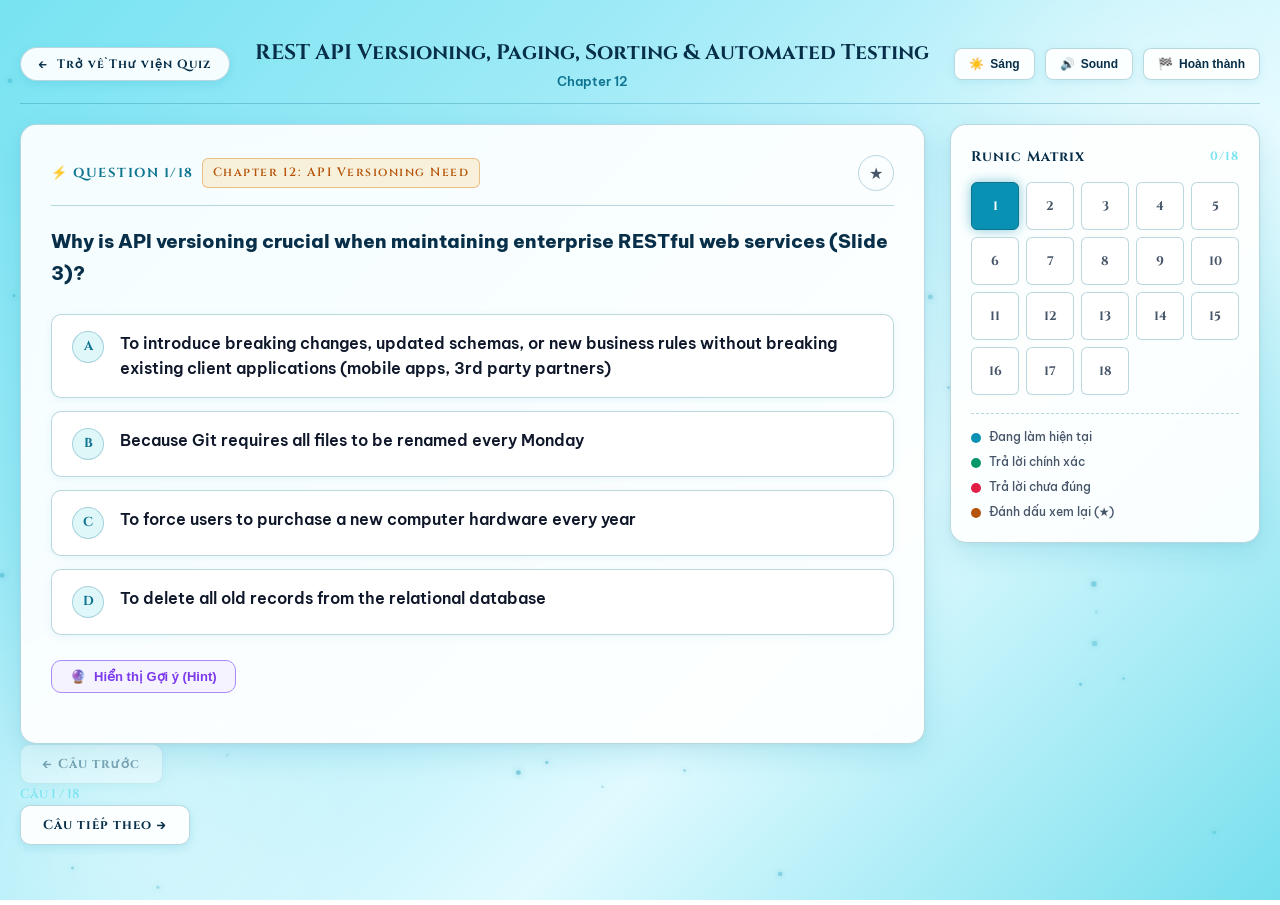
<file: quiz_8.html>
<!DOCTYPE html>
<html lang="vi">
<head>
  <meta charset="UTF-8">
  <meta name="viewport" content="width=device-width, initial-scale=1.0">
  <title>Quiz 8: REST API Versioning, Paging, Sorting & Automated Testing | SBA301 Arcanum</title>
  <link rel="stylesheet" href="css/dark_fantasy_theme.css">
</head>
<body>

  <!-- Ambient Particles Background -->
  <canvas id="particles-canvas"></canvas>
  <div class="abyss-ambient-glow glow-top-right"></div>
  <div class="abyss-ambient-glow glow-bottom-left"></div>

  <div class="app-container">
    <div id="arena-standalone" class="arena-container active">
      <!-- Injected by QuizEngine -->
    </div>
  </div>

  <!-- Scripts -->
  <script src="js/data/quizzes_meta.js"></script>
  <script src="js/data/quiz8_data.js"></script>
  <script src="js/quiz_engine.js"></script>
  <script>
    const savedTheme = localStorage.getItem('sba301_theme') || 'luminous';
    document.body.setAttribute('data-theme', savedTheme);

    new ParticlesBackground('particles-canvas');

    const meta = QUIZZES_METADATA.find(q => q.id === 8);
    const questions = QUIZ_8_DATA;

    const engine = new QuizEngine({
      quizMeta: meta,
      questions: questions,
      container: document.getElementById('arena-standalone'),
      onExit: () => {
        window.location.href = 'index.html';
      }
    });
  </script>
</body>
</html>
</file>
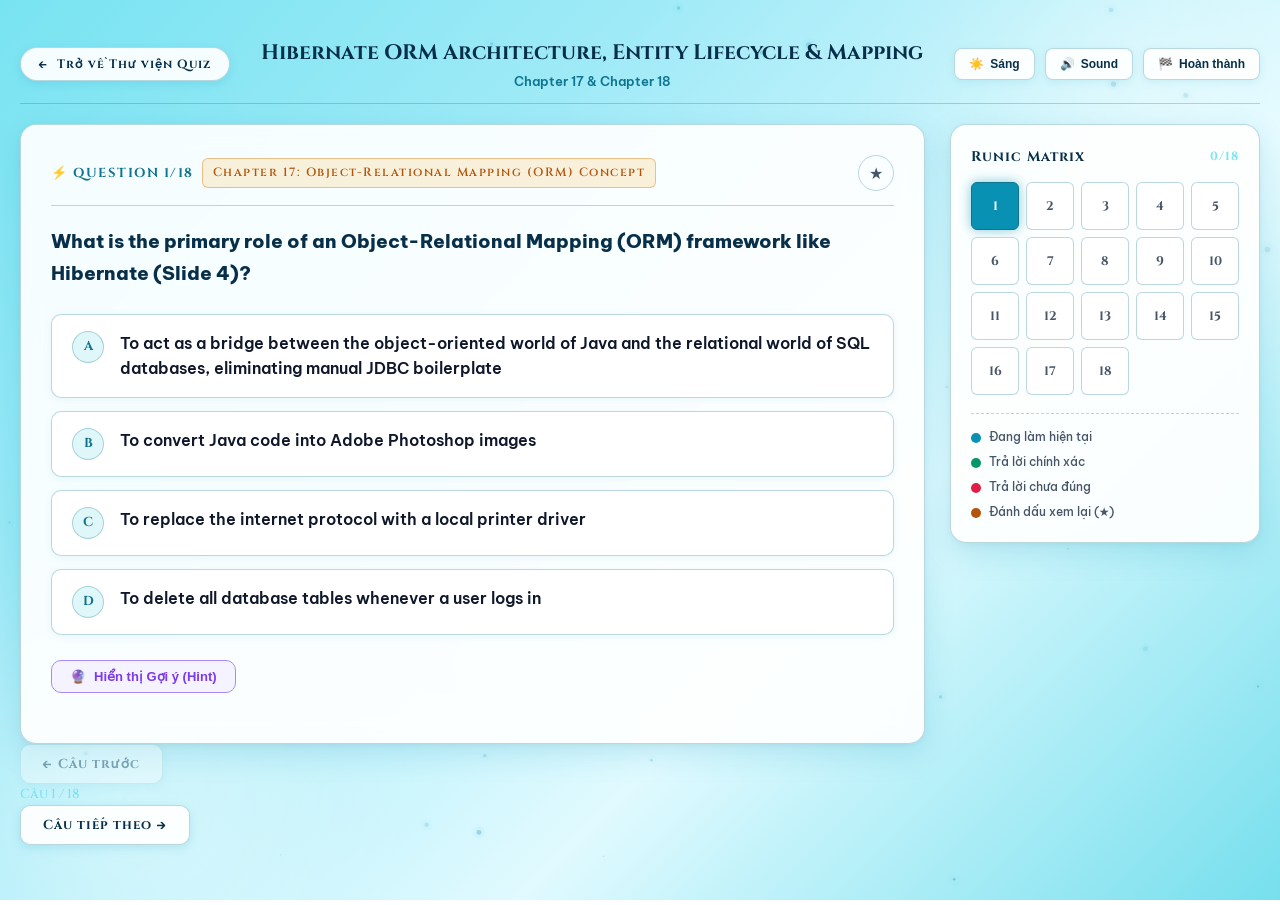
<file: quiz_9.html>
<!DOCTYPE html>
<html lang="vi">
<head>
  <meta charset="UTF-8">
  <meta name="viewport" content="width=device-width, initial-scale=1.0">
  <title>Quiz 9: Hibernate ORM Architecture, Entity Lifecycle & Mapping | SBA301 Arcanum</title>
  <link rel="stylesheet" href="css/dark_fantasy_theme.css">
</head>
<body>

  <!-- Ambient Particles Background -->
  <canvas id="particles-canvas"></canvas>
  <div class="abyss-ambient-glow glow-top-right"></div>
  <div class="abyss-ambient-glow glow-bottom-left"></div>

  <div class="app-container">
    <div id="arena-standalone" class="arena-container active">
      <!-- Injected by QuizEngine -->
    </div>
  </div>

  <!-- Scripts -->
  <script src="js/data/quizzes_meta.js"></script>
  <script src="js/data/quiz9_data.js"></script>
  <script src="js/quiz_engine.js"></script>
  <script>
    const savedTheme = localStorage.getItem('sba301_theme') || 'luminous';
    document.body.setAttribute('data-theme', savedTheme);

    new ParticlesBackground('particles-canvas');

    const meta = QUIZZES_METADATA.find(q => q.id === 9);
    const questions = QUIZ_9_DATA;

    const engine = new QuizEngine({
      quizMeta: meta,
      questions: questions,
      container: document.getElementById('arena-standalone'),
      onExit: () => {
        window.location.href = 'index.html';
      }
    });
  </script>
</body>
</html>
</file>
<file: css/dark_fantasy_theme.css>
/* ==============================================================================
   LUMINOUS CYAN & DARK FANTASY THEME - THE ARCANUM OF SBA301
   Primary Background: Radiant Soul Cyan (#78E3F1 / #9FEAF7) from user palette
   Design: Luminous Arcane Sanctuary & High-Contrast Fantasy Glassmorphism
============================================================================== */

@import url('https://fonts.googleapis.com/css2?family=Be+Vietnam+Pro:wght@500;600;700;800;900&family=Cinzel:wght@700;800;900&family=Plus+Jakarta+Sans:wght@600;700;800&family=JetBrains+Mono:wght@600;700&display=swap');

:root {
  /* User's Exact Luminous Cyan Palette */
  --cyan-primary: #78e3f1;
  --cyan-glow: #9feaf7;
  --cyan-mist: #cffafe;
  --cyan-vibrant: #06b6d4;
  --cyan-deep: #0891b2;
  --cyan-dark: #0e7490;
  --cyan-abyss: #083344;

  /* Default LUMINOUS (Bright) Mode Palette */
  --bg-main-grad: linear-gradient(135deg, #78e3f1 0%, #9feaf7 30%, #e0faff 65%, #76dfed 100%);
  --bg-ambient-body: #8bebf6;
  --bg-card: rgba(255, 255, 255, 0.92);
  --bg-card-hover: rgba(255, 255, 255, 0.98);
  --bg-surface: rgba(255, 255, 255, 0.82);
  --bg-surface-elevated: #ffffff;
  
  --border-cyan: rgba(14, 116, 144, 0.28);
  --border-cyan-active: #0891b2;
  --box-shadow-card: 0 10px 30px rgba(8, 145, 178, 0.16), 0 2px 8px rgba(0, 0, 0, 0.05);
  --box-shadow-hover: 0 15px 40px rgba(8, 145, 178, 0.28), 0 4px 12px rgba(0, 0, 0, 0.08);

  /* Typography Colors in Bright Mode (Deep Navy & Crisp Slate) */
  --text-title: #082f49;
  --text-heading: #0c4a6e;
  --text-main: #1e293b;
  --text-muted: #475569;
  --text-accent: #0284c7;

  /* Status & Accents */
  --gold-rune: #b45309;
  --gold-bg: rgba(245, 158, 11, 0.15);
  --gold-border: rgba(217, 119, 6, 0.4);

  --success-emerald: #059669;
  --success-bg: #ecfdf5;
  --success-border: #10b981;
  --success-text: #064e3b;

  --danger-crimson: #e11d48;
  --danger-bg: #fff1f2;
  --danger-border: #f43f5e;
  --danger-text: #881337;

  --mystic-purple: #7c3aed;
  --mystic-bg: #f5f3ff;
  --mystic-border: #a78bfa;

  /* Radii & Transitions */
  --radius-sm: 6px;
  --radius-md: 10px;
  --radius-lg: 16px;
  --radius-xl: 22px;
  --transition-fast: 0.2s cubic-bezier(0.4, 0, 0.2, 1);
  --transition-smooth: 0.35s cubic-bezier(0.16, 1, 0.3, 1);

  /* Fonts - Bold, Solid & High-Legibility */
  --font-fantasy: 'Cinzel', 'Plus Jakarta Sans', Georgia, serif;
  --font-body: 'Be Vietnam Pro', 'Plus Jakarta Sans', system-ui, -apple-system, sans-serif;
  --font-code: 'JetBrains Mono', Consolas, monospace;
}

/* ==============================================================================
   DARK / ABYSS THEME OVERRIDES (Optional Toggle)
============================================================================== */
body[data-theme="abyss"] {
  --bg-main-grad: linear-gradient(135deg, #06090f 0%, #090f1a 50%, #0d1524 100%);
  --bg-ambient-body: #06090f;
  --bg-card: rgba(13, 21, 36, 0.94);
  --bg-card-hover: rgba(18, 28, 48, 0.98);
  --bg-surface: rgba(19, 30, 51, 0.85);
  --bg-surface-elevated: #162238;

  --border-cyan: rgba(120, 227, 241, 0.3);
  --border-cyan-active: #78e3f1;
  --box-shadow-card: 0 10px 30px rgba(0, 0, 0, 0.5), 0 0 20px rgba(120, 227, 241, 0.15);
  --box-shadow-hover: 0 15px 45px rgba(0, 0, 0, 0.7), 0 0 30px rgba(120, 227, 241, 0.35);

  --text-title: #e0f7fa;
  --text-heading: #f1f5f9;
  --text-main: #cbd5e1;
  --text-muted: #94a3b8;
  --text-accent: #78e3f1;

  --gold-rune: #f59e0b;
  --gold-bg: rgba(245, 158, 11, 0.12);
  --gold-border: rgba(245, 158, 11, 0.4);

  --success-emerald: #10b981;
  --success-bg: rgba(16, 185, 129, 0.15);
  --success-border: #10b981;
  --success-text: #a7f3d0;

  --danger-crimson: #ef4444;
  --danger-bg: rgba(239, 68, 68, 0.15);
  --danger-border: #ef4444;
  --danger-text: #fecdd3;
}

/* Reset & Global Base */
*, *::before, *::after {
  box-sizing: border-box;
  margin: 0;
  padding: 0;
}

html, body {
  width: 100%;
  min-height: 100vh;
  background: var(--bg-main-grad);
  background-attachment: fixed;
  color: var(--text-main);
  font-family: var(--font-body);
  font-size: 16px;
  font-weight: 550;
  line-height: 1.65;
  -webkit-font-smoothing: antialiased;
  -moz-osx-font-smoothing: grayscale;
  text-rendering: optimizeLegibility;
  overflow-x: hidden;
  position: relative;
  transition: background 0.4s ease, color 0.4s ease;
}

/* Custom Scrollbars */
::-webkit-scrollbar {
  width: 9px;
  height: 9px;
}
::-webkit-scrollbar-track {
  background: rgba(120, 227, 241, 0.15);
}
::-webkit-scrollbar-thumb {
  background: var(--cyan-dark);
  border-radius: 4px;
}
::-webkit-scrollbar-thumb:hover {
  background: var(--cyan-deep);
}

/* Ambient Particles Canvas */
#particles-canvas {
  position: fixed;
  top: 0;
  left: 0;
  width: 100%;
  height: 100%;
  pointer-events: none;
  z-index: 0;
  opacity: 0.45;
}

.abyss-ambient-glow {
  position: fixed;
  width: 500px;
  height: 500px;
  border-radius: 50%;
  background: radial-gradient(circle, rgba(255, 255, 255, 0.45) 0%, rgba(120, 227, 241, 0) 70%);
  filter: blur(60px);
  pointer-events: none;
  z-index: 0;
}
.glow-top-right {
  top: -120px;
  right: -120px;
}
.glow-bottom-left {
  bottom: -150px;
  left: -120px;
}

/* Container Structure */
.app-container {
  position: relative;
  z-index: 1;
  max-width: 1280px;
  margin: 0 auto;
  padding: 24px 20px 60px 20px;
}

/* Header & Grand Citadel Title */
.header-grimoire {
  text-align: center;
  padding: 25px 15px 35px 15px;
  position: relative;
}

.grimoire-sigil {
  display: inline-flex;
  align-items: center;
  justify-content: center;
  width: 70px;
  height: 70px;
  border-radius: 50%;
  background: radial-gradient(circle, #ffffff 0%, #b2ebf2 70%);
  border: 2px solid var(--cyan-deep);
  box-shadow: 0 0 25px rgba(8, 145, 178, 0.4), inset 0 0 15px rgba(120, 227, 241, 0.6);
  font-size: 32px;
  margin-bottom: 16px;
  animation: sigilPulse 4s infinite ease-in-out;
}

@keyframes sigilPulse {
  0%, 100% {
    transform: scale(1);
    box-shadow: 0 0 20px rgba(8, 145, 178, 0.35);
  }
  50% {
    transform: scale(1.06);
    box-shadow: 0 0 35px rgba(8, 145, 178, 0.6), inset 0 0 25px rgba(255, 255, 255, 0.8);
  }
}

.grimoire-badge {
  display: inline-block;
  padding: 5px 16px;
  font-family: var(--font-fantasy);
  font-size: 11px;
  letter-spacing: 2.5px;
  text-transform: uppercase;
  color: var(--cyan-dark);
  background: rgba(255, 255, 255, 0.75);
  border: 1.5px solid var(--border-cyan);
  border-radius: 20px;
  margin-bottom: 12px;
  backdrop-filter: blur(8px);
  font-weight: 700;
}

.grimoire-title {
  font-family: var(--font-fantasy);
  font-size: clamp(28px, 4.5vw, 46px);
  font-weight: 900;
  letter-spacing: 1.5px;
  color: var(--text-title);
  margin-bottom: 10px;
  line-height: 1.2;
}

.grimoire-title span {
  color: var(--cyan-dark);
  background: linear-gradient(135deg, #0e7490 0%, #0284c7 100%);
  -webkit-background-clip: text;
  -webkit-text-fill-color: transparent;
}

.grimoire-subtitle {
  font-size: clamp(15px, 1.8vw, 17px);
  color: #1e293b;
  max-width: 840px;
  margin: 0 auto 20px auto;
  font-weight: 600;
  line-height: 1.65;
}

/* Runic Divider */
.runic-divider {
  display: flex;
  align-items: center;
  justify-content: center;
  gap: 16px;
  margin: 15px auto 28px auto;
  max-width: 500px;
}
.runic-divider::before, .runic-divider::after {
  content: '';
  flex: 1;
  height: 2px;
  background: linear-gradient(90deg, transparent, var(--cyan-dark), transparent);
}
.runic-divider-icon {
  color: var(--cyan-dark);
  font-size: 20px;
}

/* Overview Stats Arcane HUD */
.stats-hud {
  display: grid;
  grid-template-columns: repeat(auto-fit, minmax(220px, 1fr));
  gap: 16px;
  margin-bottom: 32px;
}

.hud-card {
  background: var(--bg-card);
  border: 1.5px solid var(--border-cyan);
  border-radius: var(--radius-lg);
  padding: 18px 20px;
  position: relative;
  overflow: hidden;
  backdrop-filter: blur(12px);
  box-shadow: var(--box-shadow-card);
  transition: transform var(--transition-fast), border-color var(--transition-fast), box-shadow var(--transition-fast);
}

.hud-card:hover {
  transform: translateY(-3px);
  border-color: var(--border-cyan-active);
  box-shadow: var(--box-shadow-hover);
}

.hud-card::before {
  content: '';
  position: absolute;
  top: 0;
  left: 0;
  width: 4px;
  height: 100%;
  background: var(--cyan-deep);
}

.hud-header {
  display: flex;
  justify-content: space-between;
  align-items: center;
  margin-bottom: 8px;
}

.hud-label {
  font-family: var(--font-fantasy);
  font-size: 11px;
  text-transform: uppercase;
  letter-spacing: 1.5px;
  color: var(--text-muted);
  font-weight: 700;
}

.hud-icon {
  font-size: 20px;
  color: var(--cyan-dark);
}

.hud-value {
  font-family: var(--font-fantasy);
  font-size: 26px;
  font-weight: 900;
  color: var(--text-title);
}

.hud-sub {
  font-size: 12px;
  color: var(--cyan-dark);
  margin-top: 4px;
  font-weight: 500;
}

/* Category Filter Tabs */
.portal-tabs {
  display: flex;
  flex-wrap: wrap;
  gap: 10px;
  margin-bottom: 30px;
  justify-content: center;
}

.portal-tab-btn {
  background: var(--bg-card);
  border: 1.5px solid var(--border-cyan);
  color: var(--text-main);
  padding: 9px 18px;
  border-radius: 30px;
  font-family: var(--font-fantasy);
  font-size: 13px;
  font-weight: 700;
  letter-spacing: 1px;
  cursor: pointer;
  transition: all var(--transition-fast);
  display: flex;
  align-items: center;
  gap: 8px;
  box-shadow: 0 4px 12px rgba(8, 145, 178, 0.1);
}

.portal-tab-btn:hover {
  background: #ffffff;
  border-color: var(--border-cyan-active);
  color: var(--cyan-dark);
  transform: translateY(-2px);
  box-shadow: 0 6px 18px rgba(8, 145, 178, 0.22);
}

.portal-tab-btn.active {
  background: linear-gradient(135deg, #0e7490 0%, #0284c7 100%);
  border-color: #0369a1;
  color: #ffffff;
  box-shadow: 0 6px 20px rgba(8, 145, 178, 0.4);
}

/* Quest Cards Grid */
.quests-grid {
  display: grid;
  grid-template-columns: repeat(auto-fill, minmax(360px, 1fr));
  gap: 24px;
}

.quest-card {
  background: var(--bg-card);
  border: 1.5px solid var(--border-cyan);
  border-radius: var(--radius-lg);
  padding: 24px;
  position: relative;
  overflow: hidden;
  box-shadow: var(--box-shadow-card);
  display: flex;
  flex-direction: column;
  transition: all var(--transition-smooth);
  backdrop-filter: blur(12px);
}

.quest-card:hover {
  transform: translateY(-5px);
  border-color: var(--border-cyan-active);
  box-shadow: var(--box-shadow-hover);
  background: var(--bg-card-hover);
}

/* Dark Fantasy Corner Ornaments */
.quest-card::before, .quest-card::after {
  content: '';
  position: absolute;
  width: 14px;
  height: 14px;
  border-color: var(--cyan-dark);
  pointer-events: none;
  opacity: 0.7;
}
.quest-card::before {
  top: 9px;
  left: 9px;
  border-top: 2.5px solid var(--cyan-dark);
  border-left: 2.5px solid var(--cyan-dark);
}
.quest-card::after {
  bottom: 9px;
  right: 9px;
  border-bottom: 2.5px solid var(--cyan-dark);
  border-right: 2.5px solid var(--cyan-dark);
}

.quest-badge-row {
  display: flex;
  justify-content: space-between;
  align-items: center;
  margin-bottom: 12px;
}

.quest-num-pill {
  font-family: var(--font-fantasy);
  font-size: 11px;
  letter-spacing: 1.5px;
  font-weight: 700;
  color: var(--cyan-dark);
  background: rgba(120, 227, 241, 0.25);
  border: 1px solid var(--cyan-dark);
  padding: 3px 10px;
  border-radius: 12px;
}

.quest-chapters-badge {
  font-size: 11.5px;
  font-weight: 600;
  color: #0f172a;
  background: rgba(255, 255, 255, 0.9);
  border: 1px solid rgba(14, 116, 144, 0.3);
  padding: 3px 10px;
  border-radius: 12px;
}

.quest-realm {
  font-family: var(--font-fantasy);
  font-size: 11.5px;
  letter-spacing: 1.5px;
  text-transform: uppercase;
  color: var(--gold-rune);
  margin-bottom: 6px;
  font-weight: 700;
  display: flex;
  align-items: center;
  gap: 6px;
}

.quest-title {
  font-family: var(--font-fantasy);
  font-size: 21px;
  font-weight: 800;
  color: var(--text-title);
  margin-bottom: 10px;
  line-height: 1.35;
}

.quest-desc {
  font-size: 14.5px;
  color: #334155;
  font-weight: 550;
  line-height: 1.6;
  margin-bottom: 18px;
  flex-grow: 1;
}

.quest-meta-bar {
  display: flex;
  align-items: center;
  gap: 16px;
  font-size: 12.5px;
  font-weight: 700;
  color: var(--cyan-dark);
  padding: 10px 0;
  border-top: 1.5px dashed rgba(14, 116, 144, 0.3);
  border-bottom: 1.5px dashed rgba(14, 116, 144, 0.3);
  margin-bottom: 16px;
}

.quest-meta-item {
  display: flex;
  align-items: center;
  gap: 6px;
}

/* User Progress Bar */
.quest-progress-box {
  margin-bottom: 16px;
}
.progress-label-row {
  display: flex;
  justify-content: space-between;
  font-size: 11px;
  font-weight: 600;
  color: var(--text-muted);
  margin-bottom: 6px;
}
.progress-track {
  width: 100%;
  height: 7px;
  background: rgba(14, 116, 144, 0.15);
  border-radius: 4px;
  overflow: hidden;
  border: 1px solid rgba(14, 116, 144, 0.2);
}
.progress-fill {
  height: 100%;
  background: linear-gradient(90deg, #0284c7, #0891b2, #0d9488);
  border-radius: 4px;
  transition: width 0.5s ease-out;
}

/* Action Buttons */
.btn-enter-quest {
  display: flex;
  align-items: center;
  justify-content: center;
  gap: 10px;
  width: 100%;
  padding: 12px 20px;
  background: linear-gradient(135deg, #0891b2 0%, #0e7490 100%);
  border: 1.5px solid #06b6d4;
  border-radius: var(--radius-md);
  color: #ffffff;
  font-family: var(--font-fantasy);
  font-size: 14px;
  font-weight: 700;
  letter-spacing: 1.5px;
  text-transform: uppercase;
  text-decoration: none;
  cursor: pointer;
  box-shadow: 0 4px 15px rgba(8, 145, 178, 0.35);
  transition: all var(--transition-fast);
}

.btn-enter-quest:hover {
  background: linear-gradient(135deg, #06b6d4 0%, #0284c7 100%);
  color: #ffffff;
  box-shadow: 0 6px 22px rgba(8, 145, 178, 0.5);
  transform: translateY(-2px);
}

/* ==============================================================================
   ARENA VIEW: THE QUIZ RUNNER INTERFACE
============================================================================== */
.arena-container {
  display: none;
  animation: fadeIn 0.4s ease-out;
}

.arena-container.active {
  display: block;
}

@keyframes fadeIn {
  from { opacity: 0; transform: translateY(10px); }
  to { opacity: 1; transform: translateY(0); }
}

.arena-top-nav {
  display: flex;
  justify-content: space-between;
  align-items: center;
  padding: 12px 0;
  margin-bottom: 20px;
  border-bottom: 1.5px solid var(--border-cyan);
}

.btn-back-portal {
  background: var(--bg-card);
  border: 1.5px solid var(--border-cyan);
  color: var(--text-title);
  padding: 8px 18px;
  border-radius: 20px;
  font-family: var(--font-fantasy);
  font-size: 12px;
  font-weight: 700;
  letter-spacing: 1px;
  cursor: pointer;
  display: inline-flex;
  align-items: center;
  gap: 8px;
  box-shadow: 0 3px 10px rgba(8, 145, 178, 0.15);
  transition: all var(--transition-fast);
}
.btn-back-portal:hover {
  background: #ffffff;
  border-color: var(--border-cyan-active);
  color: var(--cyan-dark);
  transform: translateX(-3px);
}

.arena-title-wrap {
  text-align: center;
}
.arena-quiz-title {
  font-family: var(--font-fantasy);
  font-size: 21px;
  font-weight: 700;
  color: var(--text-title);
}
.arena-quiz-sub {
  font-size: 12.5px;
  font-weight: 600;
  color: var(--cyan-dark);
}

.arena-controls {
  display: flex;
  align-items: center;
  gap: 10px;
}

.btn-tool {
  background: var(--bg-card);
  border: 1.5px solid var(--border-cyan);
  color: var(--text-title);
  padding: 8px 14px;
  border-radius: 8px;
  font-size: 12px;
  font-weight: 600;
  cursor: pointer;
  display: flex;
  align-items: center;
  gap: 6px;
  box-shadow: 0 2px 8px rgba(8, 145, 178, 0.1);
  transition: all var(--transition-fast);
}
.btn-tool:hover {
  background: #ffffff;
  border-color: var(--border-cyan-active);
  color: var(--cyan-dark);
}
.btn-tool.active {
  border-color: var(--border-cyan-active);
  background: #0891b2;
  color: #ffffff;
}

/* Arena Layout: Main Question Card & Side Matrix */
.arena-layout {
  display: grid;
  grid-template-columns: 1fr 310px;
  gap: 25px;
}

@media (max-width: 950px) {
  .arena-layout {
    grid-template-columns: 1fr;
  }
}

/* The Question Card */
.question-card {
  background: var(--bg-card);
  border: 1.5px solid var(--border-cyan);
  border-radius: var(--radius-lg);
  padding: 30px;
  position: relative;
  box-shadow: var(--box-shadow-card);
  backdrop-filter: blur(12px);
}

.question-card-header {
  display: flex;
  justify-content: space-between;
  align-items: center;
  margin-bottom: 20px;
  padding-bottom: 14px;
  border-bottom: 1px solid var(--border-cyan);
}

.q-badge-num {
  font-family: var(--font-fantasy);
  font-size: 13px;
  letter-spacing: 1.5px;
  color: var(--cyan-dark);
  font-weight: 700;
  display: flex;
  align-items: center;
  gap: 8px;
}

.q-topic-tag {
  font-size: 12px;
  color: var(--gold-rune);
  background: var(--gold-bg);
  border: 1px solid var(--gold-border);
  padding: 4px 10px;
  border-radius: 6px;
  font-weight: 600;
}

.btn-bookmark {
  background: transparent;
  border: 1.5px solid var(--border-cyan);
  color: var(--text-muted);
  width: 36px;
  height: 36px;
  border-radius: 50%;
  cursor: pointer;
  display: flex;
  align-items: center;
  justify-content: center;
  font-size: 16px;
  transition: all var(--transition-fast);
}
.btn-bookmark:hover {
  border-color: var(--gold-rune);
  color: var(--gold-rune);
  background: #ffffff;
}
.btn-bookmark.active {
  background: var(--gold-bg);
  border-color: var(--gold-rune);
  color: var(--gold-rune);
}

/* Question Statement */
.question-text {
  font-size: 19px;
  font-weight: 750;
  color: var(--text-title);
  line-height: 1.65;
  margin-bottom: 25px;
}

/* Code Snippets within Questions */
pre.code-block, code.inline-code {
  font-family: var(--font-code);
}
code.inline-code {
  background: rgba(14, 116, 144, 0.12);
  color: var(--cyan-dark);
  padding: 2px 7px;
  border-radius: 4px;
  border: 1px solid rgba(14, 116, 144, 0.25);
  font-size: 0.9em;
  font-weight: 600;
}
pre.code-block {
  background: #0f172a;
  border: 1px solid rgba(14, 116, 144, 0.3);
  border-radius: var(--radius-md);
  padding: 16px;
  margin: 15px 0;
  overflow-x: auto;
  color: #38bdf8;
  font-size: 13.5px;
  line-height: 1.5;
  box-shadow: inset 0 0 15px rgba(0, 0, 0, 0.5);
}

/* Options Stack */
.options-stack {
  display: flex;
  flex-direction: column;
  gap: 13px;
  margin-bottom: 25px;
}

.option-item {
  background: var(--bg-surface-elevated);
  border: 1.5px solid var(--border-cyan);
  border-radius: var(--radius-md);
  padding: 16px 20px;
  cursor: pointer;
  display: flex;
  flex-direction: column;
  transition: all var(--transition-fast);
  position: relative;
  overflow: hidden;
  box-shadow: 0 2px 8px rgba(8, 145, 178, 0.08);
}

.option-main-row {
  display: flex;
  align-items: flex-start;
  gap: 16px;
  width: 100%;
}

.option-inline-explanation {
  margin-top: 14px;
  padding: 14px 18px;
  border-radius: var(--radius-md);
  width: 100%;
  animation: slideDown 0.3s ease-out;
}

.option-inline-explanation.correct {
  background: rgba(16, 185, 129, 0.12);
  border: 1.5px solid var(--success-emerald);
  border-left: 5px solid var(--success-emerald);
}

.option-inline-explanation.correct .inline-exp-header {
  color: var(--success-emerald);
  font-family: var(--font-fantasy);
  font-weight: 800;
  font-size: 13px;
  letter-spacing: 1px;
  margin-bottom: 6px;
  display: flex;
  align-items: center;
  gap: 6px;
}

.option-inline-explanation.correct .inline-exp-content {
  color: #064e3b;
  font-size: 14.5px;
  font-weight: 600;
  line-height: 1.65;
}

body[data-theme="abyss"] .option-inline-explanation.correct .inline-exp-content {
  color: #a7f3d0;
}

.option-inline-explanation.wrong {
  background: rgba(239, 68, 68, 0.1);
  border: 1.5px solid var(--danger-crimson);
  border-left: 5px solid var(--danger-crimson);
}

.option-inline-explanation.wrong .inline-exp-header {
  color: var(--danger-crimson);
  font-family: var(--font-fantasy);
  font-weight: 800;
  font-size: 13px;
  letter-spacing: 1px;
  margin-bottom: 6px;
  display: flex;
  align-items: center;
  gap: 6px;
}

.option-inline-explanation.wrong .inline-exp-content {
  color: #881337;
  font-size: 14.5px;
  font-weight: 600;
  line-height: 1.6;
}

body[data-theme="abyss"] .option-inline-explanation.wrong .inline-exp-content {
  color: #fecdd3;
}

.option-item:hover:not(.locked) {
  background: #f0fdfa;
  border-color: var(--border-cyan-active);
  transform: translateX(4px);
  box-shadow: 0 4px 18px rgba(8, 145, 178, 0.2);
}

.option-glyph {
  width: 32px;
  height: 32px;
  min-width: 32px;
  border-radius: 50%;
  background: #e0f7fa;
  border: 1.5px solid var(--border-cyan);
  color: var(--cyan-dark);
  font-family: var(--font-fantasy);
  font-size: 13px;
  font-weight: 700;
  display: flex;
  align-items: center;
  justify-content: center;
  transition: all var(--transition-fast);
}

.option-item:hover:not(.locked) .option-glyph {
  border-color: var(--cyan-deep);
  background: var(--cyan-deep);
  color: #ffffff;
}

.option-label {
  font-size: 16px;
  color: #0f172a;
  line-height: 1.55;
  flex-grow: 1;
  font-weight: 600;
}

/* Option Selected States */
.option-item.selected-correct {
  background: var(--success-bg) !important;
  border-color: var(--success-emerald) !important;
  border-width: 2px !important;
}
.option-item.selected-correct .option-glyph {
  background: var(--success-emerald);
  color: #ffffff;
  border-color: var(--success-emerald);
}
.option-item.selected-correct .option-label {
  color: var(--success-text);
  font-weight: 700;
}

.option-item.selected-wrong {
  background: var(--danger-bg) !important;
  border-color: var(--danger-crimson) !important;
  border-width: 2px !important;
}
.option-item.selected-wrong .option-glyph {
  background: var(--danger-crimson);
  color: #ffffff;
  border-color: var(--danger-crimson);
}
.option-item.selected-wrong .option-label {
  color: var(--danger-text);
}

/* Highlight True Answer if user picked wrong */
.option-item.reveal-correct {
  border-color: var(--success-emerald) !important;
  border-style: dashed;
  border-width: 2px !important;
  background: #f0fdf4 !important;
}
.option-item.reveal-correct .option-glyph {
  border-color: var(--success-emerald);
  color: var(--success-emerald);
  background: #dcfce7;
}
.option-item.reveal-correct .option-label {
  color: #14532d;
  font-weight: 600;
}

/* Hint Box */
.hint-toggle-bar {
  margin-bottom: 20px;
}

.btn-hint-toggle {
  background: var(--mystic-bg);
  border: 1.5px solid var(--mystic-border);
  color: var(--mystic-purple);
  padding: 8px 18px;
  border-radius: var(--radius-md);
  font-size: 13px;
  font-weight: 700;
  cursor: pointer;
  display: inline-flex;
  align-items: center;
  gap: 8px;
  transition: all var(--transition-fast);
}
.btn-hint-toggle:hover {
  background: #ede9fe;
  transform: translateY(-1px);
}

.hint-content-box {
  display: none;
  background: var(--mystic-bg);
  border: 1.5px solid var(--mystic-border);
  border-radius: var(--radius-md);
  padding: 16px 20px;
  margin-top: 10px;
  font-size: 15px;
  font-weight: 600;
  color: #3b0764;
  line-height: 1.65;
}
.hint-content-box.active {
  display: block;
  animation: fadeIn 0.3s ease-out;
}

/* Comprehensive Explanations Card */
.explanation-card {
  display: none;
  background: #ffffff;
  border: 2px solid var(--border-cyan);
  border-radius: var(--radius-lg);
  padding: 24px;
  margin-top: 25px;
  box-shadow: 0 10px 30px rgba(8, 145, 178, 0.2);
  animation: slideDown 0.4s ease-out;
}

.explanation-card.active {
  display: block;
}

@keyframes slideDown {
  from { opacity: 0; transform: translateY(-12px); }
  to { opacity: 1; transform: translateY(0); }
}

.explanation-header {
  display: flex;
  align-items: center;
  gap: 10px;
  font-family: var(--font-fantasy);
  font-size: 16px;
  font-weight: 800;
  color: var(--text-title);
  margin-bottom: 18px;
  padding-bottom: 10px;
  border-bottom: 1.5px solid var(--border-cyan);
}

/* Correct Answer Explanation Box */
.exp-correct-box {
  background: #f0fdf4;
  border-left: 5px solid var(--success-emerald);
  padding: 14px 18px;
  border-radius: 0 var(--radius-md) var(--radius-md) 0;
  margin-bottom: 16px;
}
.exp-correct-title {
  color: var(--success-emerald);
  font-weight: 800;
  font-size: 14.5px;
  margin-bottom: 6px;
  display: flex;
  align-items: center;
  gap: 6px;
}
.exp-correct-body {
  color: #064e3b;
  font-size: 15px;
  font-weight: 600;
  line-height: 1.65;
}

/* Wrong Answers Breakdown Box */
.exp-wrong-box {
  background: #fff1f2;
  border-left: 5px solid var(--danger-crimson);
  padding: 14px 18px;
  border-radius: 0 var(--radius-md) var(--radius-md) 0;
  margin-bottom: 16px;
}
.exp-wrong-title {
  color: var(--danger-crimson);
  font-weight: 800;
  font-size: 14.5px;
  margin-bottom: 10px;
  display: flex;
  align-items: center;
  gap: 6px;
}
.exp-wrong-item {
  margin-bottom: 10px;
  font-size: 15px;
  font-weight: 600;
  line-height: 1.6;
  color: #881337;
}
.exp-wrong-item:last-child {
  margin-bottom: 0;
}
.exp-wrong-item strong {
  color: #9f1239;
  font-weight: 800;
}

/* Key Slide Takeaway Box */
.exp-takeaway-box {
  background: #f0f9ff;
  border: 1.5px solid #0284c7;
  border-radius: var(--radius-md);
  padding: 14px 18px;
}
.exp-takeaway-title {
  color: #0369a1;
  font-family: var(--font-fantasy);
  font-size: 13.5px;
  font-weight: 800;
  letter-spacing: 1px;
  margin-bottom: 6px;
  display: flex;
  align-items: center;
  gap: 6px;
}
.exp-takeaway-body {
  color: #075985;
  font-size: 15px;
  line-height: 1.65;
  font-weight: 600;
}
  font-size: 13.5px;
  line-height: 1.6;
  font-weight: 500;
}

/* Arena Bottom Navigation Toolbar */
.arena-footer-toolbar {
  display: flex;
  justify-content: space-between;
  align-items: center;
  margin-top: 30px;
  padding-top: 20px;
  border-top: 1.5px solid var(--border-cyan);
}

.btn-nav {
  background: var(--bg-card);
  border: 1.5px solid var(--border-cyan);
  color: var(--text-title);
  padding: 10px 22px;
  border-radius: var(--radius-md);
  font-family: var(--font-fantasy);
  font-size: 13px;
  font-weight: 700;
  letter-spacing: 1px;
  cursor: pointer;
  display: flex;
  align-items: center;
  gap: 8px;
  box-shadow: 0 3px 10px rgba(8, 145, 178, 0.15);
  transition: all var(--transition-fast);
}
.btn-nav:hover:not(:disabled) {
  background: #ffffff;
  border-color: var(--border-cyan-active);
  color: var(--cyan-dark);
}
.btn-nav:disabled {
  opacity: 0.4;
  cursor: not-allowed;
}

/* Side Matrix / Runic Question Map */
.matrix-card {
  background: var(--bg-card);
  border: 1.5px solid var(--border-cyan);
  border-radius: var(--radius-lg);
  padding: 20px;
  box-shadow: var(--box-shadow-card);
  position: sticky;
  top: 20px;
  max-height: calc(100vh - 40px);
  overflow-y: auto;
  backdrop-filter: blur(12px);
}

.matrix-header {
  font-family: var(--font-fantasy);
  font-size: 14px;
  font-weight: 700;
  color: var(--text-title);
  letter-spacing: 1px;
  margin-bottom: 14px;
  display: flex;
  justify-content: space-between;
  align-items: center;
}

.matrix-grid {
  display: grid;
  grid-template-columns: repeat(5, 1fr);
  gap: 7px;
  margin-bottom: 18px;
}

.matrix-rune {
  aspect-ratio: 1;
  background: #ffffff;
  border: 1.5px solid var(--border-cyan);
  border-radius: var(--radius-sm);
  color: var(--text-muted);
  font-family: var(--font-fantasy);
  font-size: 12.5px;
  font-weight: 700;
  cursor: pointer;
  display: flex;
  align-items: center;
  justify-content: center;
  transition: all var(--transition-fast);
  position: relative;
}

.matrix-rune:hover {
  border-color: var(--border-cyan-active);
  color: var(--cyan-dark);
  transform: scale(1.08);
  box-shadow: 0 2px 8px rgba(8, 145, 178, 0.2);
}

.matrix-rune.active {
  border-color: var(--cyan-dark);
  background: #0891b2;
  color: #ffffff;
  box-shadow: 0 0 12px rgba(8, 145, 178, 0.5);
}

.matrix-rune.correct {
  background: #dcfce7;
  border-color: var(--success-emerald);
  color: #15803d;
}

.matrix-rune.wrong {
  background: #ffe4e6;
  border-color: var(--danger-crimson);
  color: #be123c;
}

.matrix-rune.bookmarked::after {
  content: '★';
  position: absolute;
  top: 2px;
  right: 2px;
  font-size: 9px;
  color: var(--gold-rune);
}

/* Matrix Legend */
.matrix-legend {
  font-size: 11.5px;
  color: var(--text-muted);
  font-weight: 500;
  display: flex;
  flex-direction: column;
  gap: 6px;
  padding-top: 14px;
  border-top: 1px dashed var(--border-cyan);
}
.legend-item {
  display: flex;
  align-items: center;
  gap: 8px;
}
.legend-dot {
  width: 10px;
  height: 10px;
  border-radius: 50%;
}
.legend-dot.dot-active { background: #0891b2; }
.legend-dot.dot-correct { background: var(--success-emerald); }
.legend-dot.dot-wrong { background: var(--danger-crimson); }
.legend-dot.dot-gold { background: var(--gold-rune); }

/* Finish / Score Summary Modal */
.modal-overlay {
  display: none;
  position: fixed;
  top: 0;
  left: 0;
  width: 100%;
  height: 100%;
  background: rgba(8, 47, 73, 0.65);
  backdrop-filter: blur(8px);
  z-index: 1000;
  align-items: center;
  justify-content: center;
  padding: 20px;
}
.modal-overlay.active {
  display: flex;
  animation: fadeIn 0.3s ease-out;
}

.summary-modal {
  background: #ffffff;
  border: 2px solid var(--cyan-dark);
  box-shadow: 0 15px 50px rgba(8, 145, 178, 0.4);
  border-radius: var(--radius-xl);
  max-width: 580px;
  width: 100%;
  padding: 35px 30px;
  text-align: center;
  position: relative;
}

.summary-icon {
  font-size: 55px;
  margin-bottom: 12px;
}

.summary-title {
  font-family: var(--font-fantasy);
  font-size: 26px;
  font-weight: 900;
  color: var(--text-title);
  margin-bottom: 8px;
}

.summary-rank {
  font-family: var(--font-fantasy);
  font-size: 14px;
  letter-spacing: 2px;
  color: var(--cyan-dark);
  margin-bottom: 25px;
  text-transform: uppercase;
  font-weight: 700;
}

.summary-stats-row {
  display: grid;
  grid-template-columns: repeat(3, 1fr);
  gap: 14px;
  margin-bottom: 30px;
}

.summary-stat-box {
  background: #f0fdfa;
  border: 1.5px solid var(--border-cyan);
  border-radius: var(--radius-md);
  padding: 14px 10px;
}

.summary-stat-num {
  font-family: var(--font-fantasy);
  font-size: 24px;
  font-weight: 900;
  color: var(--text-title);
}
.summary-stat-label {
  font-size: 11px;
  color: var(--text-muted);
  text-transform: uppercase;
  font-weight: 600;
  margin-top: 4px;
}

.summary-actions {
  display: flex;
  gap: 14px;
  justify-content: center;
}

/* Responsiveness adjustments */
@media (max-width: 600px) {
  .app-container {
    padding: 16px 12px 40px 12px;
  }
  .quests-grid {
    grid-template-columns: 1fr;
  }
  .question-card {
    padding: 20px 16px;
  }
  .arena-footer-toolbar {
    flex-direction: column;
    gap: 14px;
  }
  .summary-stats-row {
    grid-template-columns: 1fr;
  }
}
</file>
